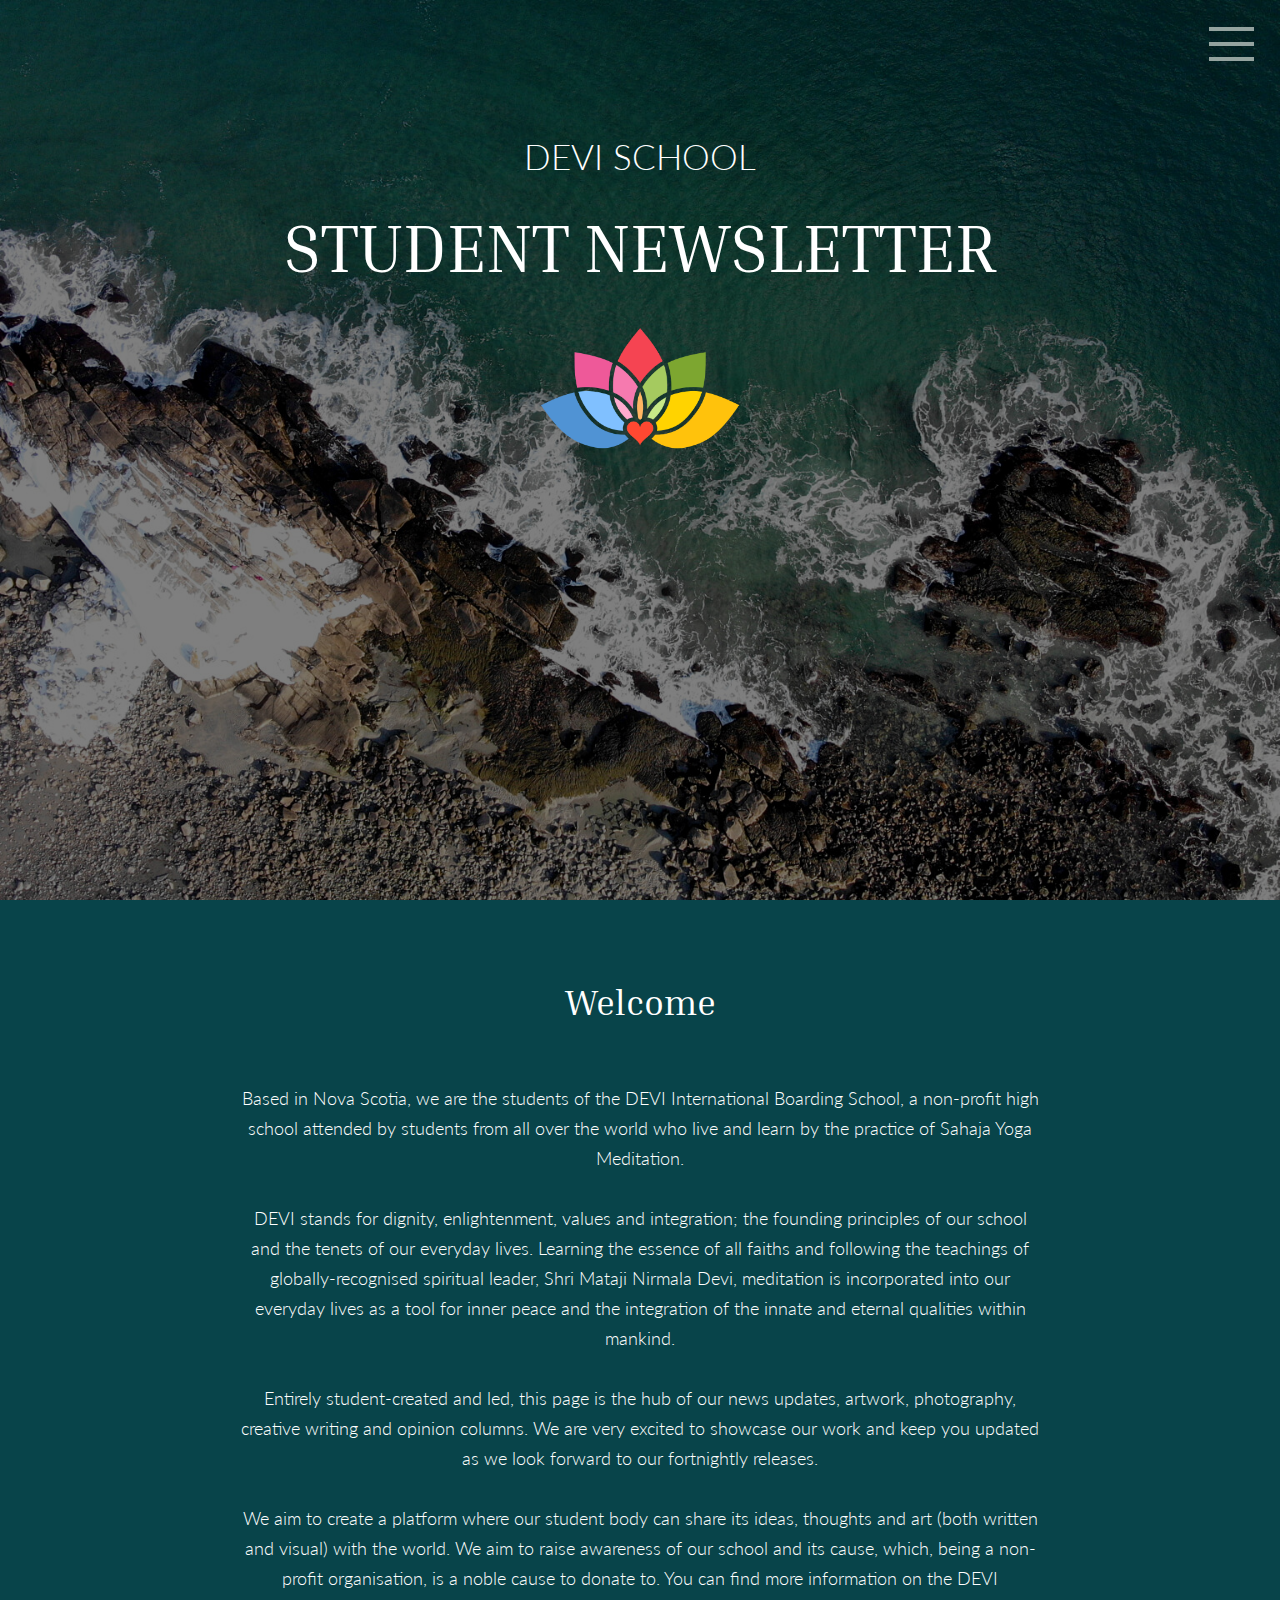
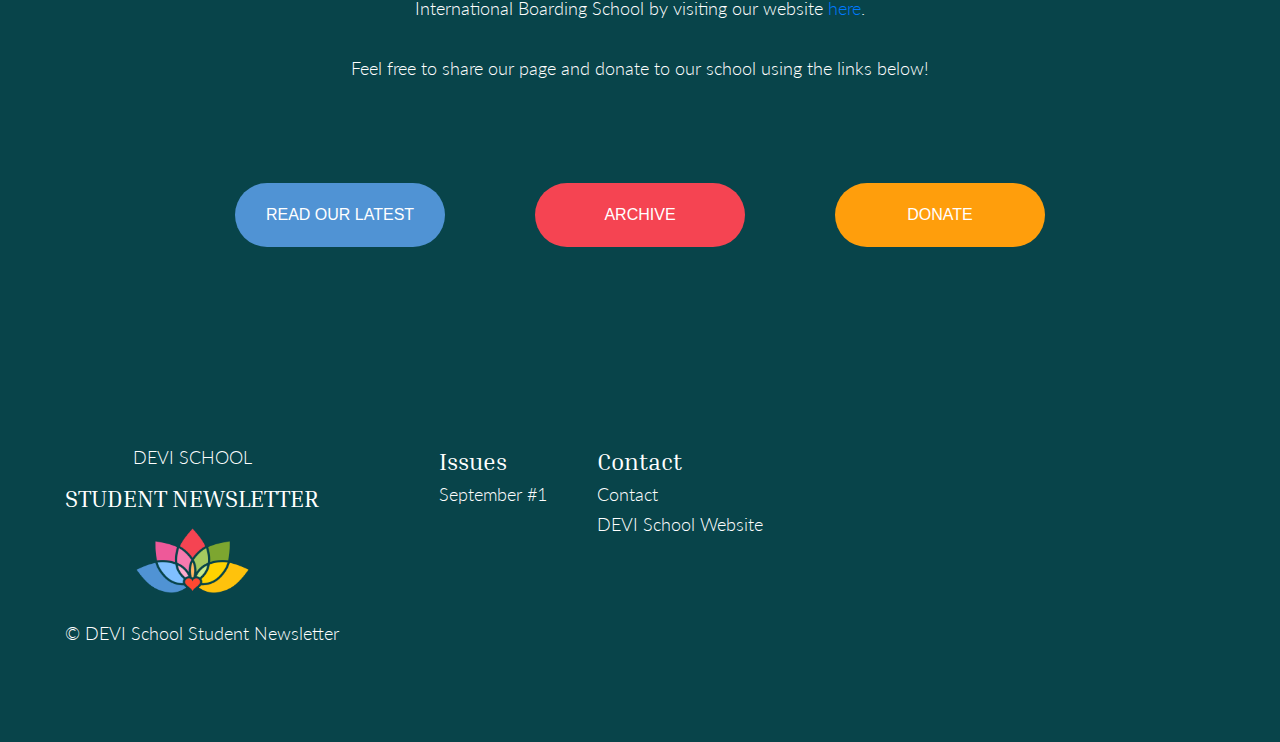
<file: index.html>
<!doctype html>
<html lang="en">
  <head>
    <meta charset="utf-8">
    <meta name="viewport" content="width=device-width, initial-scale=1, shrink-to-fit=no">

    <link rel="stylesheet" href="https://stackpath.bootstrapcdn.com/bootstrap/4.5.2/css/bootstrap.min.css" integrity="sha384-JcKb8q3iqJ61gNV9KGb8thSsNjpSL0n8PARn9HuZOnIxN0hoP+VmmDGMN5t9UJ0Z" crossorigin="anonymous">

    <!-- Favicon -->
    <link rel="apple-touch-icon" sizes="57x57" href="Favicon/apple-icon-57x57.png">
    <link rel="apple-touch-icon" sizes="60x60" href="Favicon/apple-icon-60x60.png">
    <link rel="apple-touch-icon" sizes="72x72" href="Favicon/apple-icon-72x72.png">
    <link rel="apple-touch-icon" sizes="76x76" href="Favicon/apple-icon-76x76.png">
    <link rel="apple-touch-icon" sizes="114x114" href="Favicon/apple-icon-114x114.png">
    <link rel="apple-touch-icon" sizes="120x120" href="Favicon/apple-icon-120x120.png">
    <link rel="apple-touch-icon" sizes="144x144" href="Favicon/apple-icon-144x144.png">
    <link rel="apple-touch-icon" sizes="152x152" href="Favicon/apple-icon-152x152.png">
    <link rel="apple-touch-icon" sizes="180x180" href="Favicon/apple-icon-180x180.png">
    <link rel="icon" type="image/png" sizes="192x192"  href="Favicon/android-icon-192x192.png">
    <link rel="icon" type="image/png" sizes="32x32" href="Favicon/favicon-32x32.png">
    <link rel="icon" type="image/png" sizes="96x96" href="Favicon/favicon-96x96.png">
    <link rel="icon" type="image/png" sizes="16x16" href="Favicon/favicon-16x16.png">
    <link rel="manifest" href="/manifest.json">
    <meta name="msapplication-TileColor" content="#ffffff">
    <meta name="msapplication-TileImage" content="/ms-icon-144x144.png">
    <meta name="theme-color" content="#ffffff">

    <link rel="stylesheet" type="text/css" href="CSS/main.css?v=1.5">
    <link rel="stylesheet" type="text/css" href="CSS/general.css?v=1.5">

    <title>DEVI News</title>
  </head>
  <body id="body">
    <div class="container-fluid" id="section_one">

      <!-- Top Navbars -->

      <div class="bottom-nav-content" id="circle-content"></div>
        
      
      <div class="bn-text-box" id="bn-text-box">
        <h1><a href="index.html">Home</a></h1>
        <h1><a href="HTML/issue.html">Read our Latest</a></h1>
        <h1><a href="HTML/archive.html">Archive</a></h1>
        <h1><a href="https://www.devischool.org/donations" target="_blank">Donate</a></h1>
      </div>

      <div class="bottom-nav-small" id="bigger-circle" 
      onclick="setTimeout(function() {
        setTimeout(function() {
          textDelay() 
        },500)

        bottomNav() 
        },0)">
        <div class="bn-circle" id="bn-circle">
          <div class="ham" id="ham">
            <div class="hori-line"></div>
            <div class="verti-line"></div>
          </div>
        </div>
      </div>

      <!-- End of Navbar -->


      <div class="blur">
        <!-- Mobile Navbar -->
        <div class="top-nav" id="top-nav">
          <div class="top-navbar-ham" onclick="topNav()" id="top-nav-click">
            <div class="line-top" id="line-top"></div>
            <div class="line-center" id="line-center"></div>
            <div class="line-bottom" id="line-bottom"></div>
          </div>

          <div class="top-nav-text" id="top-nav-text">
            <a href="index.html">HOME</a>
            <a href="HTML/Issue.html">READ OUR LATEST</a>
            <a href="HTML/archive.html">ARCHIVE</a>
            <a href="https://www.devischool.org/donations" target="_blank">DONATE</a>
          </div>
        </div>
        <!-- End of mobile Navbar -->

        <h3>DEVI SCHOOL</h3>
        <h1>STUDENT NEWSLETTER</h1>
     
        <img src="Img/logo.png" class="logo-img">

        <a href="#section_two" class="a-bi-arrow-down-short"><svg width="1em" height="1em" viewBox="0 0 16 16" class="bi bi-arrow-down-short" fill="currentColor" xmlns="http://www.w3.org/2000/svg">
          <path fill-rule="evenodd" d="M8 4a.5.5 0 0 1 .5.5v5.793l2.146-2.147a.5.5 0 0 1 .708.708l-3 3a.5.5 0 0 1-.708 0l-3-3a.5.5 0 1 1 .708-.708L7.5 10.293V4.5A.5.5 0 0 1 8 4z"/>
        </svg></a>

      </div>
    </div>
    <div class="container-fluid" id="section_two">
      <h3 class="section_two-h3">Welcome </h3>
      <p>Based in Nova Scotia, we are the students of the DEVI International Boarding School, a non-profit high school attended
      by students from all over the world who live and learn by the practice of Sahaja Yoga Meditation.<br><br>
    DEVI stands for dignity, enlightenment, values and integration; the founding principles of our school and the tenets of
    our everyday lives. Learning the essence of all faiths and following the teachings of globally-recognised spiritual
    leader, Shri Mataji Nirmala Devi, meditation is incorporated into our everyday lives as a tool for inner peace and the
    integration of the innate and eternal qualities within mankind.<br><br>
  Entirely student-created and led, this page is the hub of our news updates, artwork, photography, creative writing and
  opinion columns. We are very excited to showcase our work and keep you updated as we look forward to our fortnightly
  releases.<br><br>
We aim to create a platform where our student body can share its ideas, thoughts and art (both written and visual) with
the world. We aim to raise awareness of our school and its cause, which, being a non-profit organisation, is a noble
cause to donate to. You can find more information on the DEVI International Boarding School by visiting our website <a href="https://www.devischool.org/donations" target="_blank">here</a>.<br><br>
Feel free to share our page and donate to our school using the links below!</p>

      <div class="btn-box">
        <a class="btn btn-left" href="HTML/issue.html" role="button">READ OUR LATEST</a>
        <a class="btn btn-center" href="HTML/archive.html" role="button">ARCHIVE</a>
        <a class="btn btn-right" href="https://www.devischool.org/donations" target="_blank" role="button">DONATE</a>
      </div>

      <div class="bottom-nav">
        <div class="logo-section">
          <h3 id="logo-section-h3">DEVI SCHOOL</h3>
          <h1>STUDENT NEWSLETTER</h1>
          <a href="#">
            <img src="Img/logo.png" class="bnav-img">
          </a>
        </div>
        <div class="info-section">
          <div class="issues">
            <h5 class="issue-h5">Issues</h5>
            <h6 class="issue-h6"><a href="HTML/issue.html">September #1</a></h6> 
          </div>
          <div class="contacts">
            <h5 class="issue-h5">Contact</h5>
            <h6 class="issue-h6"><a href="mailto:contact@devischool.org">Contact</a></h6>
            <h6 class="issue-h6"><a href="https://www.devischool.org/" target="_blank">DEVI School Website</a></h6>
          </div>
        </div>
      </div>
      <div class="copy-right">
        <h6 class="cp-h6">© DEVI School Student Newsletter </h6>
      </div>
    </div>

    <script type="text/javascript">
      var circleBox = document.getElementById("bigger-circle");
      var circleContent = document.getElementById("circle-content");
      var bnTextBox = document.getElementById("bn-text-box");
      var topNavText = document.getElementById("top-nav-text");

      circleContent.style.display = "none";
      bnTextBox.style.display = "none";
      topNavText.style.display = "none";
      var i = 1;

       function textDelay() {
        if (i === 0){
          bnTextBox.style.display = "block";
        }
      }

      function bottomNav(){

        if (circleContent.style.display === "none") {
          circleContent.style.display = "block";
          circleContent.style.display = "flex";

          document.getElementById("body").style.overflow = "hidden";

          document.getElementById("bn-circle").style.boxShadow = "none";
          document.getElementById("ham").style.animationName = "x-rotate-active";
          circleContent.style.animationName = "bn-active";
          document.getElementById("ham").style.animationDuration = "1s";
          circleContent.style.animationDuration = "1s";
          document.getElementById("ham").style.transform = "rotate(45deg)";
          circleContent.style.height = "100vh";
          circleContent.style.width = "100%";
          i --;
        } else {


          circleContent.style.display = "none";
          
          document.getElementById("bn-circle").style.boxShadow = "inset 0px 4px 4px rgba(0, 0, 0, 0.25)";
          document.getElementById("ham").style.animationName = "x-rotate-disable";
          document.getElementById("ham").style.animationDuration = "1s";
          circleContent.style.animationDuration = "1s";
          document.getElementById("ham").style.transform = "rotate(0deg)";

          document.getElementById("body").style.overflow = "initial";
          bnTextBox.style.display = "none";
          i++;


        };

      };

      function topNav() {
        window.addEventListener('scroll', function (event) {
          topNavText.style.display = "none";
          document.getElementById("top-nav").style.padding = '0';

          document.getElementById("top-nav-click").style.animation = "x-rotate-top-disable 0.6s";
          document.getElementById("line-center").style.display = "block";
          document.getElementById("line-top").style.position = "relative";
          document.getElementById("line-top").style.transform = "rotate(0deg)";
          document.getElementById("line-bottom").style.transform = "rotate(0deg)";
        }, false);
        if (topNavText.style.display === "none") {
          topNavText.style.display = "block";
          topNavText.style.display = "flex";
          document.getElementById("top-nav").style.background = "#F3F3E8";
          document.getElementById("top-nav").style.padding = '16px 0 0 0';

          document.getElementById("top-nav-click").style.animation = "x-rotate-top-active 1s";
          document.getElementById("line-center").style.display = "none";
          document.getElementById("line-top").style.position = "absolute";
          document.getElementById("line-top").style.transform = "rotate(45deg)";
          document.getElementById("line-bottom").style.transform = "rotate(-45deg)";
        } else {
          topNavText.style.display = "none";
          document.getElementById("top-nav").style.padding = '0';

          document.getElementById("top-nav-click").style.animation = "x-rotate-top-disable 0.6s";
          document.getElementById("line-center").style.display = "block";
          document.getElementById("line-top").style.position = "relative";
          document.getElementById("line-top").style.transform = "rotate(0deg)";
          document.getElementById("line-bottom").style.transform = "rotate(0deg)";
        }
      };

    </script>

    <!-- Optional JavaScript -->
    <!-- jQuery first, then Popper.js, then Bootstrap JS -->
    <script src="https://code.jquery.com/jquery-3.5.1.slim.min.js" integrity="sha384-DfXdz2htPH0lsSSs5nCTpuj/zy4C+OGpamoFVy38MVBnE+IbbVYUew+OrCXaRkfj" crossorigin="anonymous"></script>
    <script src="https://cdn.jsdelivr.net/npm/popper.js@1.16.1/dist/umd/popper.min.js" integrity="sha384-9/reFTGAW83EW2RDu2S0VKaIzap3H66lZH81PoYlFhbGU+6BZp6G7niu735Sk7lN" crossorigin="anonymous"></script>
    <script src="https://stackpath.bootstrapcdn.com/bootstrap/4.5.2/js/bootstrap.min.js" integrity="sha384-B4gt1jrGC7Jh4AgTPSdUtOBvfO8shuf57BaghqFfPlYxofvL8/KUEfYiJOMMV+rV" crossorigin="anonymous"></script>
  </body>
</html>
</file>
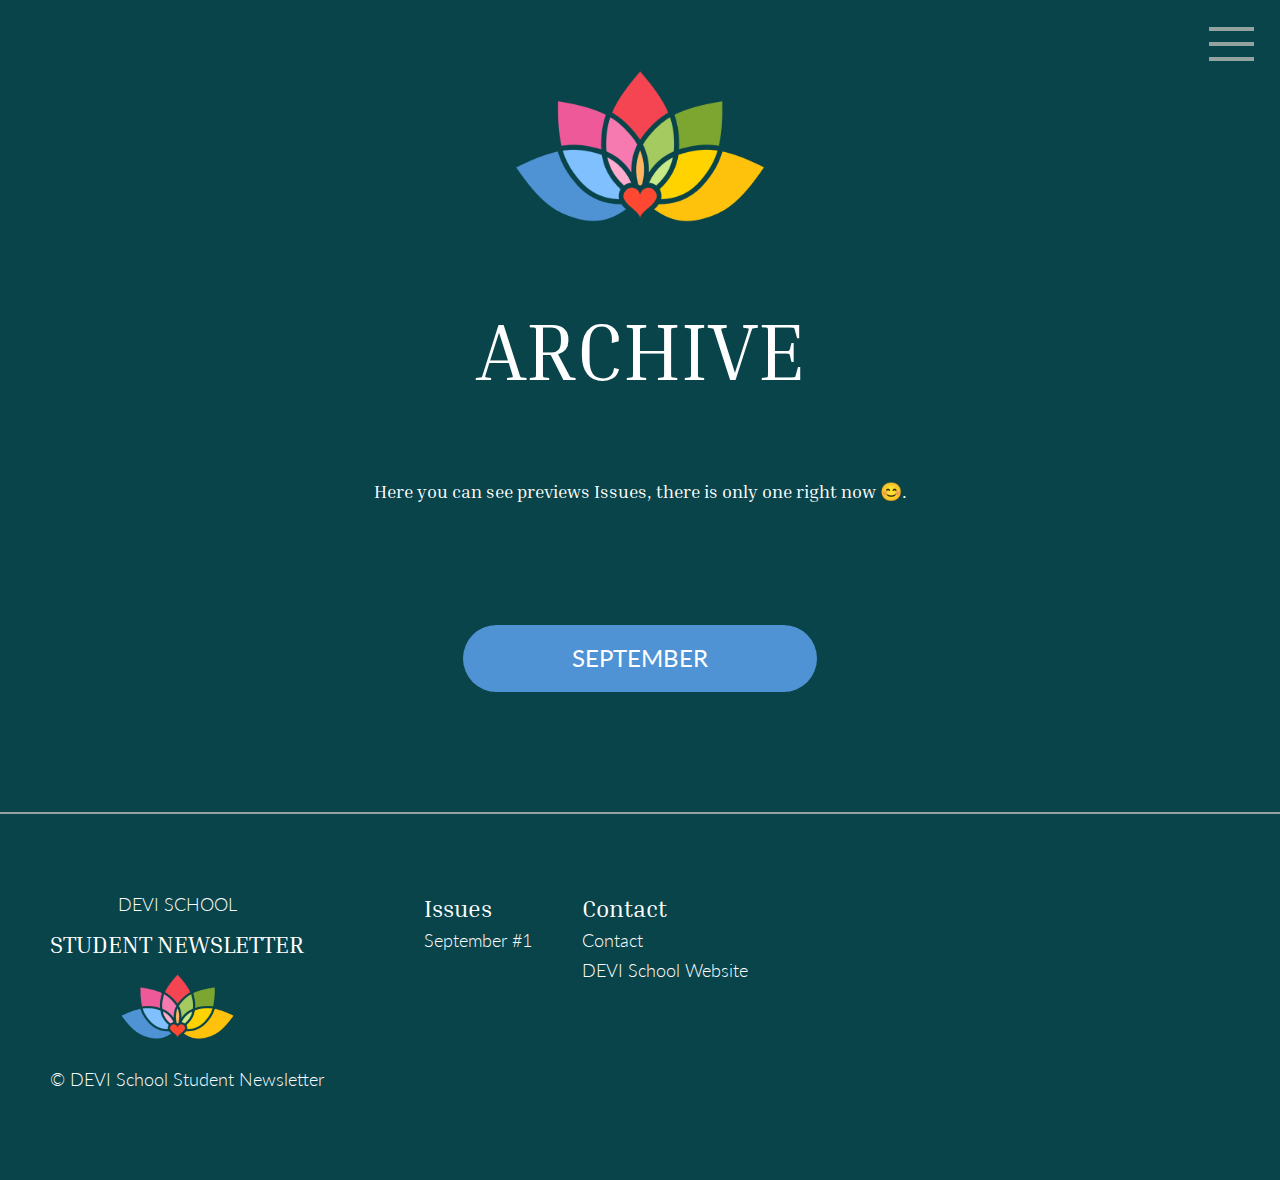
<file: HTML/archive.html>
<!doctype html>
<html lang="en">
  <head>
    <!-- Required meta tags -->
    <meta charset="utf-8">
    <!-- <meta http-equiv="refresh" content="0;url=http://amazon.com" /> -->
    <meta name="viewport" content="width=device-width, initial-scale=1, shrink-to-fit=no">

    <!-- Favicon -->
    <link rel="apple-touch-icon" sizes="57x57" href="../Favicon/apple-icon-57x57.png">
    <link rel="apple-touch-icon" sizes="60x60" href="../Favicon/apple-icon-60x60.png">
    <link rel="apple-touch-icon" sizes="72x72" href="../Favicon/apple-icon-72x72.png">
    <link rel="apple-touch-icon" sizes="76x76" href="../Favicon/apple-icon-76x76.png">
    <link rel="apple-touch-icon" sizes="114x114" href="../Favicon/apple-icon-114x114.png">
    <link rel="apple-touch-icon" sizes="120x120" href="../Favicon/apple-icon-120x120.png">
    <link rel="apple-touch-icon" sizes="144x144" href="../Favicon/apple-icon-144x144.png">
    <link rel="apple-touch-icon" sizes="152x152" href="../Favicon/apple-icon-152x152.png">
    <link rel="apple-touch-icon" sizes="180x180" href="../Favicon/apple-icon-180x180.png">
    <link rel="icon" type="image/png" sizes="192x192"  href="../Favicon/android-icon-192x192.png">
    <link rel="icon" type="image/png" sizes="32x32" href="../Favicon/favicon-32x32.png">
    <link rel="icon" type="image/png" sizes="96x96" href="../Favicon/favicon-96x96.png">
    <link rel="icon" type="image/png" sizes="16x16" href="../Favicon/favicon-16x16.png">
    <link rel="manifest" href="/manifest.json">
    <meta name="msapplication-TileColor" content="#ffffff">
    <meta name="msapplication-TileImage" content="/ms-icon-144x144.png">
    <meta name="theme-color" content="#ffffff">

    <!-- Bootstrap CSS -->
    <link rel="stylesheet" href="https://stackpath.bootstrapcdn.com/bootstrap/4.5.2/css/bootstrap.min.css" integrity="sha384-JcKb8q3iqJ61gNV9KGb8thSsNjpSL0n8PARn9HuZOnIxN0hoP+VmmDGMN5t9UJ0Z" crossorigin="anonymous">

    <link rel="stylesheet" type="text/css" href="../CSS/general.css?v=1.1">
    <link rel="stylesheet" type="text/css" href="../CSS/archive.css?v=1.1">

    <title>Archive</title>
  </head>
  <body>
    <div class="container-fluid">

      <div class="bottom-nav-content" id="circle-content"></div>
      
      <div class="bn-text-box" id="bn-text-box">
        <h1><a href="../index.html">Home</a></h1>
        <h1><a href="Issue.html">Read our Latest</a></h1>
        <h1><a href="archive.html">Archive</a></h1>
        <h1><a href="https://www.devischool.org/donations" target="_blank">Donate</a></h1>
      </div>

      <div class="bottom-nav-small" id="bigger-circle" 
      onclick="setTimeout(function() {
        setTimeout(function() {
          textDelay() 
        },500)

        bottomNav() 
        },0)">
        <div class="bn-circle" id="bn-circle">
          <div class="ham" id="ham">
            <div class="hori-line"></div>
            <div class="verti-line"></div>
          </div>
        </div>
      </div>

      <div class="top-nav" id="top-nav">
        <div class="top-navbar-ham" onclick="topNav()" id="top-nav-click">
          <div class="line-top" id="line-top"></div>
          <div class="line-center" id="line-center"></div>
          <div class="line-bottom" id="line-bottom"></div>
        </div>

        <div class="top-nav-text" id="top-nav-text">
          <a href="../index.html">HOME</a>
          <a href="Issue.html">READ OUR LATEST</a>
          <a href="#">ARCHIVE</a>
          <a href="https://www.devischool.org/donations" target="_blank">DONATE</a>
        </div>
      </div>
      
      <div class="conatiner">
        <div class="row">
          <a href="../index.html">
            <img src="../Img/logo.png" class="logo">
          </a>
        </div>
        <div class="row">
          <h1 class="title">ARCHIVE</h1>
        </div>
        <div class="row">
          <p class="p">Here you can see previews Issues, there is only one right now 😊.</p>
        </div>
        <div class="row">
          <a href="issue.html" class="banner" id="sep">
              <h3>SEPTEMBER</h3>
          </a>
        </div>
              <!--
        <div class="row">
          <div class="banner" id="oct">
            <h3>OCTOBER</h3>
          </div>
        </div>
        <div class="row">
          <div class="banner" id="nov">
            <h3>NOVEMBER</h3>
          </div>
        </div>
        <div class="row">
          <div class="banner" id="dec">
            <h3>DECEMBER</h3>
          </div>
        </div>
        <div class="row">
          <div class="banner" id="jan">
            <h3>JANUARY</h3>
          </div>
        </div>
        <div class="row">
          <div class="banner" id="feb">
            <h3>FEBRUARY</h3>
          </div>
        </div>
        <div class="row">
          <div class="banner" id="mar">
            <h3>MARCH</h3>
          </div>
        </div>
        <div class="row">
          <div class="banner" id="apr">
            <h3>APRIL</h3>
          </div>
        </div>
        <div class="row">
          <div class="banner" id="may">
            <h3>MAY</h3>
          </div>
        </div>
        <div class="row">
          <div class="banner" id="jun">
            <h3>JUNE</h3>
          </div>
        </div> -->
      </div>
      <div class="bottom-nav">
        <div class="logo-section">
          <h3 id="logo-section-h3">DEVI SCHOOL</h3>
          <h1>STUDENT NEWSLETTER</h1>
          <img src="../Img/logo.png" class="bnav-img">
        </div>
        <div class="info-section">
          <div class="issues">
            <h5 class="issue-h5">Issues</h5>
            <h6 class="issue-h6"><a href="issue.html">September #1</a></h6>
          </div>
          <div class="contacts">
            <h5 class="issue-h5">Contact</h5>
            <h6 class="issue-h6"><a href="mailto:contact@devischool.org">Contact</a></h6>
            <h6 class="issue-h6"><a href="https://www.devischool.org/" target="_blank">DEVI School Website</a></h6>
          </div>
        </div>
      </div>
      <div class="copy-right">
        <h6 class="cp-h6">© DEVI School Student Newsletter </h6>
      </div>
    </div>

    </div>
    
    <script type="text/javascript">
      var circleBox = document.getElementById("bigger-circle");
      var circleContent = document.getElementById("circle-content");
      var bnTextBox = document.getElementById("bn-text-box");
      var topNavText = document.getElementById("top-nav-text");

      circleContent.style.display = "none";
      bnTextBox.style.display = "none";
      topNavText.style.display = "none";
      var i = 1;

       function textDelay() {
        if (i === 0){
          bnTextBox.style.display = "block";
        }
      }

      function bottomNav(){

        if (circleContent.style.display === "none") {
          circleContent.style.display = "block";
          circleContent.style.display = "flex";

          // document.getElementById("body").style.overflow = "hidden";

          document.getElementById("bn-circle").style.boxShadow = "none";
          document.getElementById("ham").style.animationName = "x-rotate-active";
          circleContent.style.animationName = "bn-active";
          document.getElementById("ham").style.animationDuration = "1s";
          circleContent.style.animationDuration = "1s";
          document.getElementById("ham").style.transform = "rotate(45deg)";
          circleContent.style.height = "100vh";
          circleContent.style.width = "100%";
          i --;
        } else {


          circleContent.style.display = "none";
          
          document.getElementById("bn-circle").style.boxShadow = "inset 0px 4px 4px rgba(0, 0, 0, 0.25)";
          document.getElementById("ham").style.animationName = "x-rotate-disable";
          // circleContent.style.animationName = "bn-disable";
          document.getElementById("ham").style.animationDuration = "1s";
          circleContent.style.animationDuration = "1s";
          // circleContent.style.animationFillMode = "forwards";
          document.getElementById("ham").style.transform = "rotate(0deg)";

          // document.getElementById("body").style.overflow = "initial";
          bnTextBox.style.display = "none";
          i++;

          // circleContent.addEventListener("animationed", function() {
          //   console.log('Animation is a go');
          //   circleContent.style.display = "none";
          // });
        };

      };

      function topNav() {
        if (topNavText.style.display === "none") {
          window.addEventListener('scroll', function (event) {
            topNavText.style.display = "none";
            document.getElementById("top-nav").style.padding = '0';

            document.getElementById("top-nav-click").style.animation = "x-rotate-top-disable 0.6s";
            document.getElementById("line-center").style.display = "block";
            document.getElementById("line-top").style.position = "relative";
            document.getElementById("line-top").style.transform = "rotate(0deg)";
            document.getElementById("line-bottom").style.transform = "rotate(0deg)";
          }, false);
          topNavText.style.display = "block";
          topNavText.style.display = "flex";
          document.getElementById("top-nav").style.background = "#F3F3E8";
          document.getElementById("top-nav").style.padding = '16px 0 0 0';

          document.getElementById("top-nav-click").style.animation = "x-rotate-top-active 1s";
          document.getElementById("line-center").style.display = "none";
          document.getElementById("line-top").style.position = "absolute";
          document.getElementById("line-top").style.transform = "rotate(45deg)";
          document.getElementById("line-bottom").style.transform = "rotate(-45deg)";
        } else {
          topNavText.style.display = "none";
          document.getElementById("top-nav").style.padding = '0';

          document.getElementById("top-nav-click").style.animation = "x-rotate-top-disable 0.6s";
          document.getElementById("line-center").style.display = "block";
          document.getElementById("line-top").style.position = "relative";
          document.getElementById("line-top").style.transform = "rotate(0deg)";
          document.getElementById("line-bottom").style.transform = "rotate(0deg)";
        }
      };

    </script>

    <!-- Optional JavaScript -->
    <!-- jQuery first, then Popper.js, then Bootstrap JS -->
    <script src="https://code.jquery.com/jquery-3.5.1.slim.min.js" integrity="sha384-DfXdz2htPH0lsSSs5nCTpuj/zy4C+OGpamoFVy38MVBnE+IbbVYUew+OrCXaRkfj" crossorigin="anonymous"></script>
    <script src="https://cdn.jsdelivr.net/npm/popper.js@1.16.1/dist/umd/popper.min.js" integrity="sha384-9/reFTGAW83EW2RDu2S0VKaIzap3H66lZH81PoYlFhbGU+6BZp6G7niu735Sk7lN" crossorigin="anonymous"></script>
    <script src="https://stackpath.bootstrapcdn.com/bootstrap/4.5.2/js/bootstrap.min.js" integrity="sha384-B4gt1jrGC7Jh4AgTPSdUtOBvfO8shuf57BaghqFfPlYxofvL8/KUEfYiJOMMV+rV" crossorigin="anonymous"></script>
  </body>
</html>
</file>
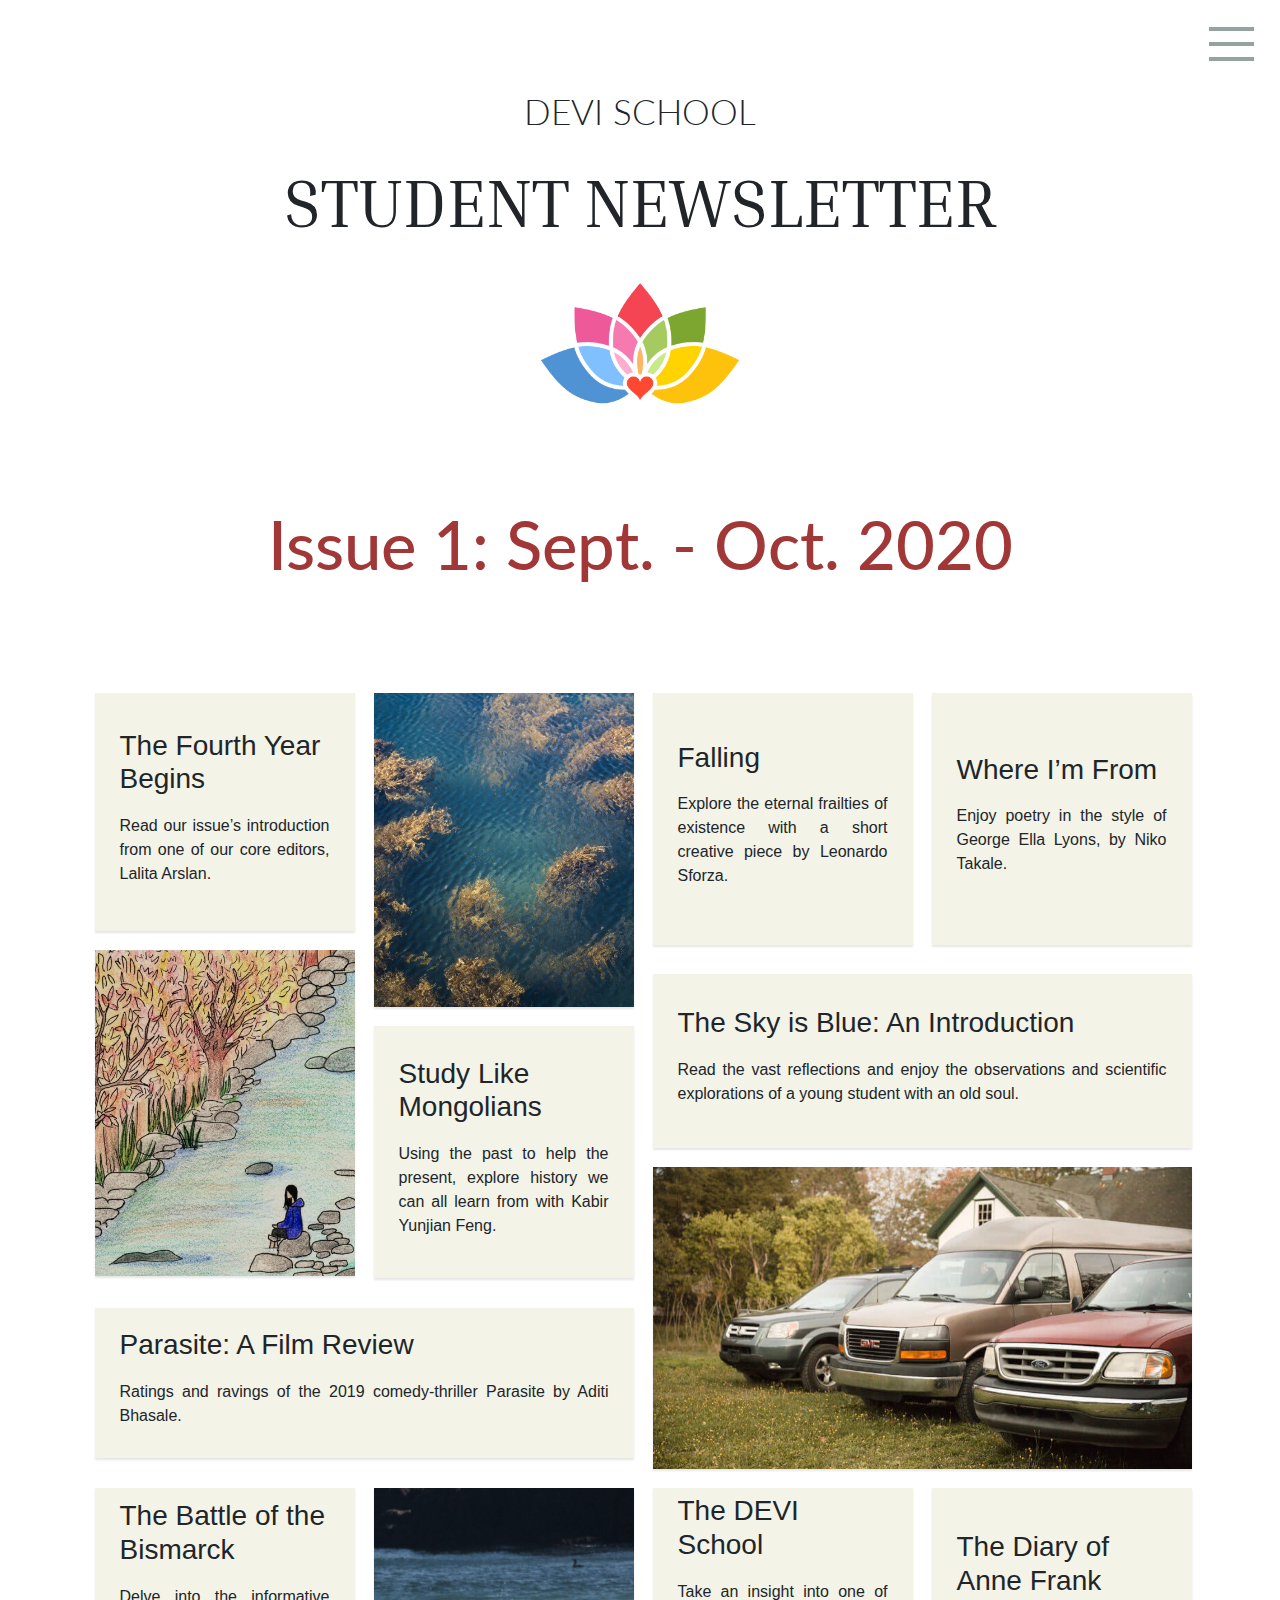
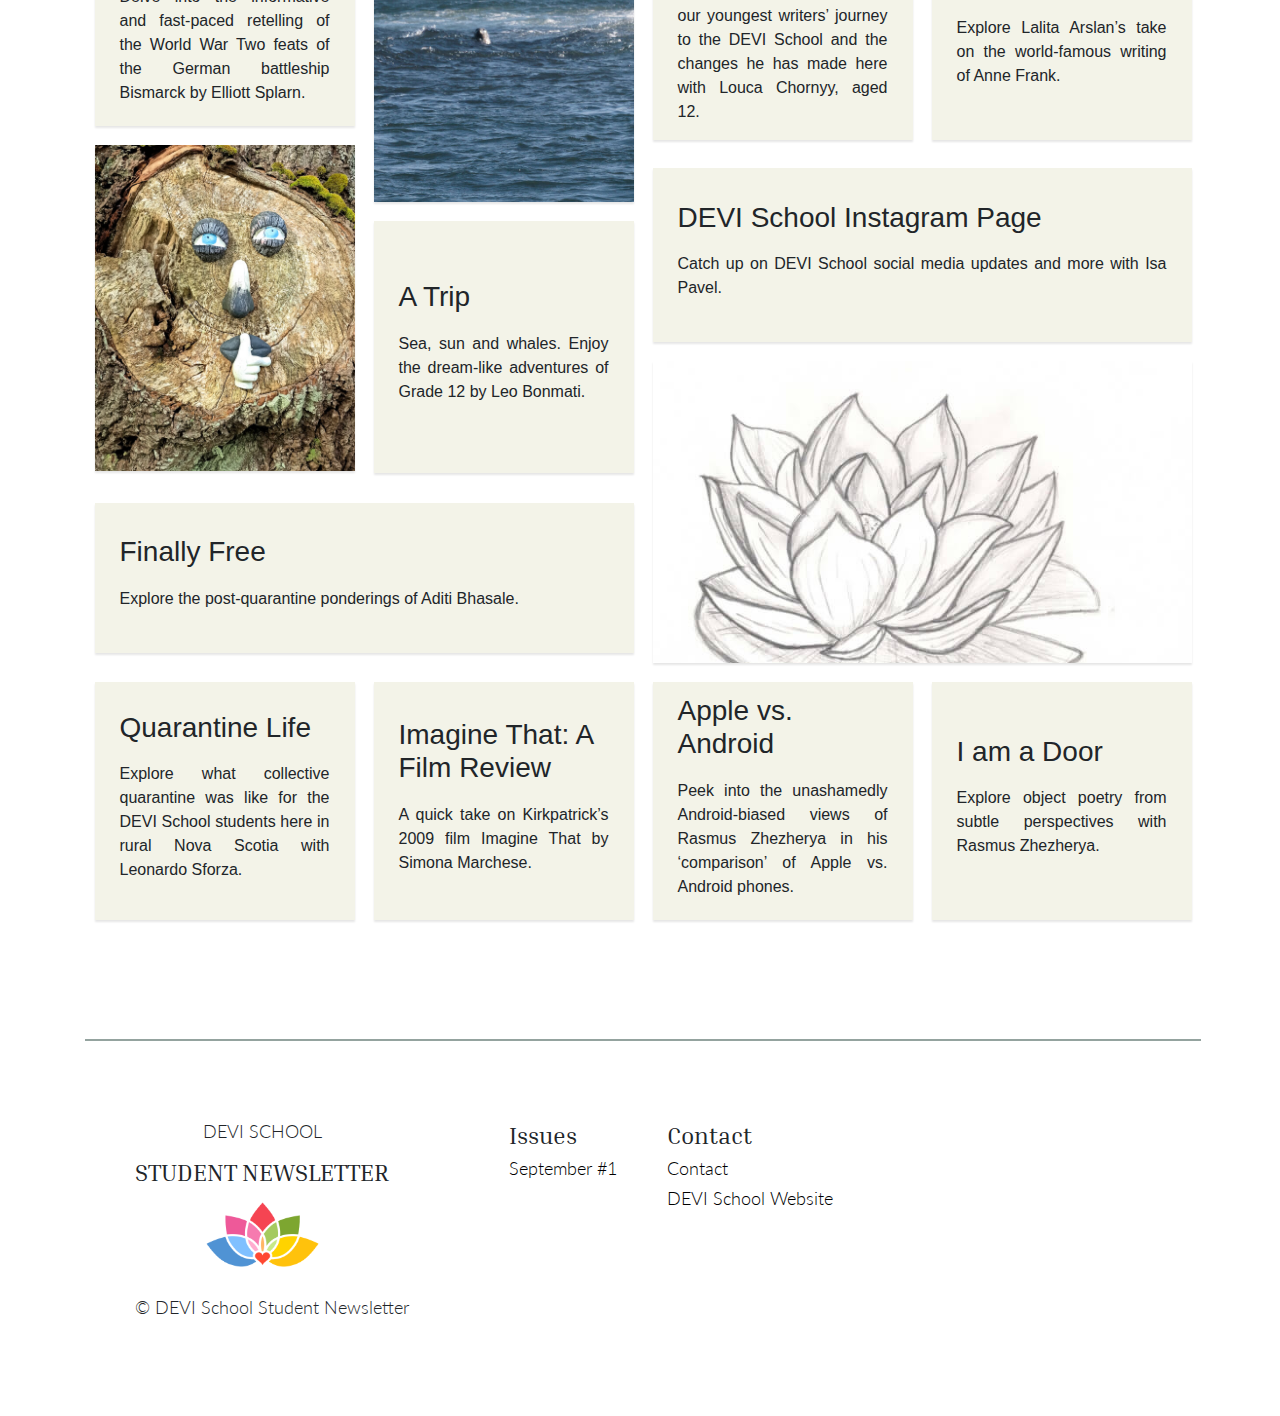
<file: HTML/Issue.html>
<!doctype html>
<html lang="en">
  <head>
    <!-- Required meta tags -->
    <meta charset="utf-8">
    <meta name="viewport" content="width=device-width, initial-scale=1, shrink-to-fit=no">

    <!-- Bootstrap CSS -->
    <link rel="stylesheet" href="https://stackpath.bootstrapcdn.com/bootstrap/4.5.2/css/bootstrap.min.css" integrity="sha384-JcKb8q3iqJ61gNV9KGb8thSsNjpSL0n8PARn9HuZOnIxN0hoP+VmmDGMN5t9UJ0Z" crossorigin="anonymous">

    <!-- Favicon -->
    <link rel="apple-touch-icon" sizes="57x57" href="../Favicon/apple-icon-57x57.png">
    <link rel="apple-touch-icon" sizes="60x60" href="../Favicon/apple-icon-60x60.png">
    <link rel="apple-touch-icon" sizes="72x72" href="../Favicon/apple-icon-72x72.png">
    <link rel="apple-touch-icon" sizes="76x76" href="../Favicon/apple-icon-76x76.png">
    <link rel="apple-touch-icon" sizes="114x114" href="../Favicon/apple-icon-114x114.png">
    <link rel="apple-touch-icon" sizes="120x120" href="../Favicon/apple-icon-120x120.png">
    <link rel="apple-touch-icon" sizes="144x144" href="../Favicon/apple-icon-144x144.png">
    <link rel="apple-touch-icon" sizes="152x152" href="../Favicon/apple-icon-152x152.png">
    <link rel="apple-touch-icon" sizes="180x180" href="../Favicon/apple-icon-180x180.png">
    <link rel="icon" type="image/png" sizes="192x192"  href="../Favicon/android-icon-192x192.png">
    <link rel="icon" type="image/png" sizes="32x32" href="../Favicon/favicon-32x32.png">
    <link rel="icon" type="image/png" sizes="96x96" href="../Favicon/favicon-96x96.png">
    <link rel="icon" type="image/png" sizes="16x16" href="../Favicon/favicon-16x16.png">
    <link rel="manifest" href="/manifest.json">
    <meta name="msapplication-TileColor" content="#ffffff">
    <meta name="msapplication-TileImage" content="/ms-icon-144x144.png">
    <meta name="theme-color" content="#ffffff">

    <link href="https://unpkg.com/aos@2.3.1/dist/aos.css" rel="stylesheet">

    <link rel="stylesheet" type="text/css" href="../CSS/general.css?v=1.1">
    <link rel="stylesheet" type="text/css" href="../CSS/issue.css?v=1.1">

    <script src="https://unpkg.com/aos@2.3.1/dist/aos.js"></script>
    <title>September Issue</title>
  </head>
  <body>
    <script>
      // alert('We are having some technical difficulties with the website. At the moment we are working hard to fox this and thank you for your patience.');
    </script> 
    <div class="container-lg">

      <!-- Top Navbars -->

      <div class="bottom-nav-content" id="circle-content"></div>
      
      
      <div class="bn-text-box" id="bn-text-box">
        <h1><a href="../index.html">Home</a></h1>
        <h1><a href="Issue.html">Read our Latest</a></h1>
        <h1><a href="archive.html">Archive</a></h1>
        <h1><a href="https://www.devischool.org/donations" target="_blank">Donate</a></h1>
      </div>

      <div class="bottom-nav-small" id="bigger-circle" 
      onclick="setTimeout(function() {
        setTimeout(function() {
          textDelay() 
        },500)

        bottomNav() 
        },0)">
        <div class="bn-circle" id="bn-circle">
          <div class="ham" id="ham">
            <div class="hori-line"></div>
            <div class="verti-line"></div>
          </div>
        </div>
      </div>

      <!-- End of Navbar -->

       <!-- Mobile Navbar -->
        <div class="top-nav" id="top-nav">
          <div class="top-navbar-ham" onclick="topNav()" id="top-nav-click">
            <div class="line-top" id="line-top"></div>
            <div class="line-center" id="line-center"></div>
            <div class="line-bottom" id="line-bottom"></div>
          </div>

          <div class="top-nav-text" id="top-nav-text">
            <a href="../index.html">HOME</a>
            <a href="issue.html">READ OUR LATEST</a>
            <a href="archive.html">ARCHIVE</a>
            <a href="https://www.devischool.org/donations" target="_blank">DONATE</a>
          </div>
        </div>
        <!-- End of mobile Navbar -->


      <div class="row" id="heading-web">
        <h3 class="ds-text" >DEVI SCHOOL</h3>
        <h1 class="sn-text" >STUDENT NEWSLETTER</h1>
        <a href="../index.html">
          <img src="../Img/logo.png" class="logo-img"></a>
      </div>

      <div class="row" id="title-web-row">
        <h1 class="title-web" >Issue 1: Sept. - Oct. 2020</h1>
      </div>

    </div>

    <div class="container-lg">


      <div class="row" id="grid">

        <div class="left">
          <!-- Line 1 -->
          <div class="line-1">
            <div id="mainArticle" type="button" class="pers-card feature-art" data-toggle="modal" data-target="#feature-art">
              <h3>The Fourth Year Begins</h3>
              <p>Read our issue’s introduction from one of our core editors, Lalita Arslan.</p>
            </div>
            <div class="img img-2"  type="button" data-toggle="modal" data-target="#img-2"></div>
            
          </div>
          <!-- End of line 1 -->

          <!-- Line 2 -->
          <div class="line-2">
            <div class="img img-1" type="button" data-toggle="modal" data-target="#vid" ></div>
            <div class="pers-card poem-2" type="button" data-toggle="modal" data-target="#poem-2_2" >
              <h3>Study Like Mongolians</h3>
              <p>Using the past to help the present, explore history we can all learn from with Kabir Yunjian Feng.</p>
            </div>
            

          </div>
          <!-- End of line 2 -->

          <div class="pers-card sh-art-3" type="button" data-toggle="modal" data-target="#pros-1"  >
            <h3>Parasite: A Film Review</h3>
            <p>Ratings and ravings of the 2019 comedy-thriller Parasite by Aditi Bhasale.</p>
          </div>
          

        </div>



        <div class="right">

          <div class="pers-card poem-2" type="button" data-toggle="modal" data-target="#img-4_1"  >
            <h3>Falling</h3>
            <p>Explore the eternal frailties of existence with a short creative piece by Leonardo Sforza.</p>
          </div>

          
          <div class="pers-card poem-2" type="button" data-toggle="modal" data-target="#sh-art-1" >
            <h3>Where I’m From</h3>
            <p>Enjoy poetry in the style of George Ella Lyons, by Niko Takale.</p>
          </div>

          <div class="row-1">
            <div class="pers-card pros" type="button" data-toggle="modal" data-target="#sh-art-3_3" >
              <h3>The Sky is Blue: An Introduction</h3>
              <p>Read the vast reflections and enjoy the observations and scientific explorations of a young student
                with an old soul.</p>
            </div>
            <div class="img vid" type="button" data-toggle="modal" data-target="#img-1"  ></div>

           
          </div>

        </div>

      </div> 

      <div class="row" id="grid">

        <div class="left">

          <div class="line-1">
            <div class="pers-card feature-art" type="button" data-toggle="modal" data-target="#feat-art-2" >
              <h3>The Battle of the Bismarck</h3>
              <p>Delve into the informative and fast-paced retelling of the World War Two feats of the German battleship Bismarck by
              Elliott Splarn.</p>
            </div>
            <div class="img img-2_1" type="button" data-toggle="modal" data-target="#img-2_1"  ></div>

            
          </div>

          <div class="line-2">
            <div class="img img-1_1" type="button" data-toggle="modal" data-target="#img-1_1"  ></div>
            <div class="pers-card poem-2" type="button" data-toggle="modal" data-target="#poem-2"  >
              <h3>A Trip</h3>
              <p>Sea, sun and whales. Enjoy the dream-like adventures of Grade 12 by Leo Bonmati.</p>
              
            </div>

            
          </div>

          <div class="pers-card sh-art-3" type="button" data-toggle="modal" data-target="#sh-art-3" >
            
            <h3>Finally Free</h3>
            <p>Explore the post-quarantine ponderings of Aditi Bhasale.</p>
          </div>

         

        </div>
        <div class="right">

          <div class="pers-card poem-2" type="button" data-toggle="modal" data-target="#poem-3_1"  >
            <h3>The DEVI School</h3>
            <p>Take an insight into one of our youngest writers’ journey to the DEVI School and the changes he has made here with Louca
            Chornyy, aged 12.</p>
          </div>

          

          <div class="pers-card poem-2" type="button" data-toggle="modal" data-target="#sh-art-1_1">
            <h3>The Diary of Anne Frank</h3>
            <p>Explore Lalita Arslan’s take on the world-famous writing of Anne Frank.</p>
          </div>

            

          <div class="row-1">
            <div class="pers-card pros" type="button" data-toggle="modal" data-target="#pros-3" >
              <h3>DEVI School Instagram Page</h3>
              <p>Catch up on DEVI School social media updates and more with Isa Pavel.</p>
            </div>
            <div class="img vid" id="img-3_1" type="button" data-toggle="modal" data-target="#img-3_1-1" ></div>
            
           
          </div>

          

      </div> 

      <div class="row" id="grid">
      
        <div class="left">
      
          <div class="line-1">
            <div class="pers-card feature-art" type="button" data-toggle="modal" data-target="#fea-4" >
              <h3>Quarantine Life</h3>
              <p>Explore what collective quarantine was like for the DEVI School students here in rural Nova Scotia with Leonardo
                Sforza.</p>
            </div>
      
            
          </div>
      
          <div class="line-2">
            <div class="pers-card feature-art" type="button" data-toggle="modal" data-target="#poem-111" id="poem-1">
              <h3>Imagine That: A Film Review</h3>
              <p>A quick take on Kirkpatrick’s 2009 film Imagine That by Simona Marchese.</p>
            </div>
      
            
          </div>
      
         
      
        </div>

        <div class="right">
        
          <div class="line-1">
            <div class="pers-card feature-art" type="button" data-toggle="modal" data-target="#sh-art-1_4">
              <h3>Apple vs. Android</h3>
              <p>Peek into the unashamedly Android-biased views of Rasmus Zhezherya in his ‘comparison’ of Apple vs. Android phones.</p>
            </div>
        
        
          </div>
        
          <div class="line-2">
            <div class="pers-card feature-art" type="button" data-toggle="modal" data-target="#sh-art-2" id="poem-1">
              <h3>I am a Door</h3>
              <p>Explore object poetry from subtle perspectives with Rasmus Zhezherya.</p>
            </div>
        
        
          </div>
        
        
        </div>
        <!-- <a href="/Download/PDF-1.jpg" download>Download a PDF version</a> -->
      </div>
        
      <div class="bottom-nav">
        <div class="logo-section">
          <h3 id="logo-section-h3">DEVI SCHOOL</h3>
          <h1>STUDENT NEWSLETTER</h1>
          <a href="../index.html">
            <img src="../Img/logo.png" class="bnav-img"></a>
        </div>
        <div class="info-section">
          <div class="issues">
            <h5 class="issue-h5">Issues</h5>
            <h6 class="issue-h6"><a href="#">September #1</a></h6> 
          </div>
          <div class="contacts">
            <h5 class="issue-h5">Contact</h5>
            <h6 class="issue-h6"><a href="mailto:contact@devischool.org">Contact</a></h6>
            <h6 class="issue-h6"><a href="https://www.devischool.org/" target="_blank">DEVI School Website</a></h6>
          </div>
        </div>
      </div>
      <div class="copy-right">
        <h6 class="cp-h6">© DEVI School Student Newsletter </h6>
      </div>
    </div>

    </div>
    <div class="fancyImage stop"></div>

    <!-- Modal -->
    <div class="modal fade" id="feature-art" tabindex="-1" aria-labelledby="exampleModalLabel" aria-hidden="true">
      <div class="modal-dialog modal-dialog-scrollable modal-xl">
        <div class="modal-content">
          <div class="modal-header">
            <h5 class="modal-title" id="exampleModalLabel">The Fourth Year Begins</h5>
            <button type="button" class="close" data-dismiss="modal" aria-label="Close">
              <span aria-hidden="true">&times;</span>
            </button>
          </div>
          <div class="modal-body">
            <div class="container-fluid" style="padding: 0;">
              <h3 class="text-center" id="modal-h3">The Fourth Year Begins</h3>
              <p class="text-center"><i>Lalita Arslan 12/01/2020</i></p>
              <p>
                This just in, the DEVI school Group A quarantine is almost over! October 1st is the official date. The staff
                and
                students are anxiously waiting to be able to finally do various things that had to be held off from during
                the
                quarantine. A few things include: walking alongside the river from the hostel to the school building and
                experiencing
                the changing season in nature, visiting Liverpool and enjoying a quick trip to Tim Hortons, and soon, the
                students will
                be able to participate in various local activities like tennis, volleyball, swimming and much more.
                <br><br>
    
                The students are now in their third week of school with more students arriving each week. Updates on the
                current status
                of the incoming students are as unpredictable as the weather in Nova Scotia. On Wednesday the 23rd of
                September, our
                area was lightly hit by Storm Teddy, with strong winds and plenty of rain, but on the following Thursday and
                Friday, the
                temperature reached a high of a whopping 20 degrees celsius. The rain brought by the storm, however, was
                much needed to
                fill the wells of the Girls House at the DEVI School. We can shower now!
                <br><br>
    
                This year, the DEVI school is introducing a new uniform as well as incorporating a variety of clubs for
                students to join
                and enjoy. We are currently in a transition phase to the new uniform, but we’re sure that once all the
                students are
                accustomed to it, our student body will look brighter than ever. As for the clubs, the goal is for each
                student to find
                a passion and follow through with it. The various clubs include a selection of sports like football,
                possibly archery,
                running, biking, and more. Other more academic clubs include tutoring for English and Math, Book + Film
                Club, a student
                council, drawing, and other arts pursuits. In addition, there will be a baking club, community service,
                qawwali/bhajan
                group, and various forms of dance. With these commitments, students will hopefully enjoy spending their time
                focusing on
                their hobbies and interests.
                <br><br>
    
                For the first time in the DEVI School’s fourth year, we held a few house competitions. If you don’t already
                know, each
                student and member of staff is part of one of the three different houses at our school. The houses are SAT
                (meaning
                truth), CHIT (attention), and ANAND (joy). Each can not exist without one another, but when it comes to
                competition, the
                houses go head and head. This week, each house chose and presented a challenge for the others to compete in.
                SAT chose a
                match of foosball, CHIT chose for each house to create an acapella song from scratch, and ANAND chose a
                round of
                volleyball. The prize will be chocolate cake for the whole house! With this winner's pot, the competition is
                going to be
                intense. The next issue will announce the winner of the competitions, so don’t miss it. The DEVI School
                sends love to
                all the students and staff who will be arriving soon.
                <br>
                JSM
                <br><br>
              </p>
            </div>
          </div>
          <div class="modal-footer">
            <button type="button" class="btn btn-secondary" data-dismiss="modal">Close</button>
          </div>
        </div>
      </div>
    </div>
    <!-- End of Modal -->
    <!-- Modal for img2 -->
    <div class="modal fade" id="img-2" tabindex="-1" aria-labelledby="exampleModalLabel" aria-hidden="true">
      <div class="modal-dialog modal-dialog-scrollable modal-xl">
        <div class="modal-content">
          <div class="modal-header">
            <h5 class="modal-title" id="exampleModalLabel">Footsoak by the river</h5>
            <button type="button" class="close" data-dismiss="modal" aria-label="Close">
              <span aria-hidden="true">&times;</span>
            </button>
          </div>
          <div class="modal-body">
            <div class="container-fluid img-modal">
              <img src="../Img/Compressed/Footsoak-by-the-river.jpg" class="width-img">
            </div>
          </div>
          <div class="modal-footer">
            <p>- Simona Marchese 20/10/2020</p>
            <button type="button" class="btn btn-secondary" data-dismiss="modal">Close</button>
          </div>
        </div>
      </div>
    </div>
    <!-- End of Modal for img 2-->
    <!-- Modal for img1 -->
    <div class="modal fade" id="img-1" tabindex="-1" aria-labelledby="exampleModalLabel" aria-hidden="true">
      <div class="modal-dialog modal-dialog-scrollable modal-xl">
        <div class="modal-content">
          <div class="modal-header">
            <h5 class="modal-title" id="exampleModalLabel">The Three Captains</h5>
            <button type="button" class="close" data-dismiss="modal" aria-label="Close">
              <span aria-hidden="true">&times;</span>
            </button>
          </div>
          <div class="modal-body">
            <div class="container-fluid img-modal">
              <img src="../Img/Compressed/The-Three-Captains.jpg" class="width-img">
            </div>
          </div>
          <div class="modal-footer">
            <p>- Anthony Anand 28/09/2020</p>
            <button type="button" class="btn btn-secondary" data-dismiss="modal">Close</button>
          </div>
        </div>
      </div>
    </div>
    <!-- End of Modal for img 1-->
    <!-- Modal for Poem 2 -->
    <div class="modal fade" id="poem-2" tabindex="-1" aria-labelledby="exampleModalLabel" aria-hidden="true">
      <div class="modal-dialog modal-dialog-scrollable modal-xl">
        <div class="modal-content">
          <div class="modal-header">
            <h5 class="modal-title" id="exampleModalLabel">A Trip</h5>
            <button type="button" class="close" data-dismiss="modal" aria-label="Close">
              <span aria-hidden="true">&times;</span>
            </button>
          </div>
          <div class="modal-body">
            <div class="container-fluid" style="padding: 0;">
              <h3 class="text-center" id="modal-h3">A Trip</h3>
              <p class="text-center"><i>Leo Bonmati 10/10/2020</i></p>
              <p>
                Beep! Beep! Beep! The alarm rings next to my ear at 5:20 am, waking me up mid-dream. I rummage around in the
                darkness
                and snooze it before the noise gets louder and more annoying. I lay in bed for another minute, trying to
                remember my
                dream but it's too late, another thought has already filled my mind. The time has come.
                <br><br>
    
                One hour later I'm sitting in the school’s blue van with my classmates. Sir Andrew in the driver's seat and,
                my mom,
                Miss Grit as the co-pilot. Shri Mataji's voice fills the van as we meditate in silence, still waiting for
                the sun to
                rise. The drive goes on for about 2 hours, then it's breakfast time. We drive down a small side road and
                stop next to
                what seems to be a small private property. The sea is right in front of us, we don't hesitate and walk
                across the lawn
                down to the rocky beach, each of us carrying a bowl of porridge that Uncle Chaitanya has lovingly made for
                us. We enjoy
                our food looking at the sparkling water as the sun rises behind us. It's a good start for our trip, and we
                are all very
                excited for what is to come.
                <br><br>
    
                The next part of the road trip is smooth, we take a break at a little picnic spot next to a lake and get
                some fresh air,
                making sure to enjoy the nature before continuing on our journey. Our destination is Brier Island, to get
                there we have
                to take two ferries, one that will take us onto Long Island and then another one that will drop us off at
                our
                destination. Afterward another hour and a half of driving would take us to our accommodation. We all exit
                the van
                excited and walk into the little farm where we are going to stay overnight. It's a beautiful place, chickens
                running
                around freely, cats, sheep, alpacas and dogs, all living in harmony. After Victoria, our host, shows us
                around this
                magical place, indicating where we are going to sleep in her amazing, cozy little house, we eat a delicious
                lunch. After
                our meal we make our way towards the dock where we will get on our boat, which will hopefully take us to see
                the whales!
                That is where the real fun starts.
                <br><br>
    
                The boat trip starts off well, we are all excited and on the lookout for signs of whales. This means we had
                our eyes
                open to catch any sign of their tails, backs and sprays from their blowholes. More than an hour pases and we
                don’t spot
                anything, our general mood is going down. We decided to give a few bhandans as our boat turned its course
                back towards
                the mainland. Then it happens, as I'm staring into the distance I see a plume of water erupting a few
                hundred meters
                away from us. I keep looking incase I spot something else, and it happens! Once again, I see the spurt of
                vapour as a
                whale breaks the surface of the deep blue sea. I'm not the only one who has seen this and as I turn to tell
                one of the
                crewmembers what I just witnessed another passenger has already alerted them. In fact they already knew
                this, they had
                received a radio call that whales had been sited close to the coast. We slowly make our way towards the
                group of whales
                and once we are closer we are able to observe that there are three of them. Three adult Humpback Whales. We
                stare at the
                immense creatures as they emerge in order to get air, each of these mammals weighing around 30 tonnes with a
                length
                between 13 and 16 meters. In turns the passengers get to climb onto a higher part of the boat to get better
                views. Each
                time the whales rise to the surface to breathe, we admire their beauty and majesty for a few minutes. Being
                so close to
                these huge creatures is so amazing and makes us admire the power of the creation of god. Then they dive down
                again,
                occasionally throwing up their tails and staying underwater for around five minutes. We follow the group of
                whales for
                another hour and a half then it's time to return to mainland.
                <br><br>
    
                Once we are back, we decide to go to the far side of the island to meditate and watch the sunset. It is a
                beautiful
                evening and we have a great meditation next to the lighthouse. For dinner we cook pasta and fry some tofu.
                We
                collectively cooked a delicious meal and enjoyed it with our family. Then the most unexpected thing happens,
                after we
                all finished eating, our host Victoria suddenly brings in a birthday cake. I start singing until I realize
                that everyone
                is singing for me, it's a late celebration for my 18th birthday. It is the best cake I've had in a long
                time. I’m so
                happy and I feel so much love from all my brothers and sister. The night of our first day ends with us
                watching a movie
                together. Then I go to bed next to my bros and fall asleep instantly.
                <br><br>
    
                The next day starts off great. We wake up to the smell of freshly made pancakes. The breakfast is amazing
                and we all
                stuff ourselves until we can no longer eat. Today we're going back home to the school but the trip is not
                over yet, on
                our way we're planning to stop in several places. Our first stop is at the Brier Island Seal Cove. After a
                10 minute
                walk we got there. It was amazing. Around 20 seals were swimming in the water and chilling on the rocks,
                staring at us
                with their big curious eyes. The water was super clear and looked really good so Leonardo, Isa and I decided
                to swim. To
                put it plainly, it was freezing, but that didn't matter. I wanted to get as close as possible to the seals
                so I swam
                towards them. It was an amazing experience, despite them slowly disappearing underwater as I approached.
                After our first
                stop we all had lunch and then our trip continued. We had a little nap in the van until we reached the
                Balancing Rock.
                We followed a beautiful, small trail that led all the way out to the ocean and there it was, the famous
                Balancing Rock.
                We admired the rock for some time, took pictures and tried to push it down, no chance though for the whole
                thing weighed
                about 18 tonnes. Then it was time to go back home. For real. The last stretch of the trip went silent, we
                stopped once
                more to watch the pink and orange sunset sky and then we were back. That night we all went to bed with our
                hearts full
                of joy from this wonderful experience.
                <br><br>
    
                Beep! Beep! Beep! Once again, the alarm rings next to my ear at 8:45 am, waking me up mid-dream. I lay in
                bed
                remembering the past two days. It wasn't a dream, it was real.
                <br><br>
    
              </p>
            </div>
          </div>
          <div class="modal-footer">
            <button type="button" class="btn btn-secondary" data-dismiss="modal">Close</button>
          </div>
        </div>
      </div>
    </div>
    <!-- End of modal poem 2 -->
    <!-- Modal for sh-art-3 -->
    <div class="modal fade" id="sh-art-3" tabindex="-1" aria-labelledby="exampleModalLabel" aria-hidden="true">
      <div class="modal-dialog modal-dialog-scrollable modal-xl">
        <div class="modal-content">
          <div class="modal-header">
            <h5 class="modal-title" id="exampleModalLabel">Finally Free</h5>
            <button type="button" class="close" data-dismiss="modal" aria-label="Close">
              <span aria-hidden="true">&times;</span>
            </button>
          </div>
          <div class="modal-body">
            <div class="container-fluid" style="padding: 0;">
              <h3 class="text-center" id="modal-h3">Finally Free</h3>
              <p class="text-center"><i>Aditi Bhasale 15/10/2020</i></p>
              <p>
                The desperate members of the DEVI School finally got to walk to school for the first time in the DEVI
                School’s fourth
                year.
    
                <br><br>
    
                On the 1st of October 2020 the students' and staff's quarantine came to an end. The quarantine lasted for 4
                weeks. As
                the chaisted day came closer the students couldn’t wait any longer. “Why do we have to walk everyday? I want
                to get a
                drive”, was the most common phrase heard in the mornings at the dormitories over past years. However, once
                walking
                was forbidden most students couldn't stand not moving their feet (pun intended). Over the past four weeks
                the drivers
                among the DEVI School staff had to drive the students to school everyday. The students lazily sat in the
                car, hoping all
                this would be over. From van windows, they studied how the leaves on the trees turned colorful but they
                couldn't yet
                enjoy the fresh air and beautiful sights as they did once before. Nevertheless, time flew by and now they
                can go outside
                and enjoy every moment. Luckily we won't be hearing the complaints for a long time.
    
                <br><br>
    
                Soon enough, the principal planned many exciting outings. The first outing took place on the 4th of October.
                They were
                taken to a place, where they had a long walk down to the ocean. A few days later during a school day they
                went across
                Nova Scotia to a farm where fruits were grown, ready to be picked. On the same day they were surprised with
                another trip
                to the biggest (and probably only) zoo in Nova Scotia. It was a new adventure for the DEVI School members
                and the day
                was filled with joy and many new memories were made. Those feelings of happiness now continue in the DEVI
                School, as
                with everyday, new adventures await.
                <br><br>
    
    
    
    
    
              </p>
            </div>
          </div>
          <div class="modal-footer">
            <button type="button" class="btn btn-secondary" data-dismiss="modal">Close</button>
          </div>
        </div>
      </div>
    </div>
    <!-- End of Modal for sh-art-3-->
    <!-- Modal for poem-1 -->
    <div class="modal fade" id="poem-111" tabindex="-1" aria-labelledby="exampleModalLabel" aria-hidden="true">
      <div class="modal-dialog modal-dialog-scrollable modal-xl">
        <div class="modal-content">
          <div class="modal-header">
            <h5 class="modal-title" id="exampleModalLabel">IMAGINE THAT</h5>
            <button type="button" class="close" data-dismiss="modal" aria-label="Close">
              <span aria-hidden="true">&times;</span>
            </button>
          </div>
          <div class="modal-body">
            <div class="container-fluid" style="padding: 0;">
              <h3 class="text-center" id="modal-h3">IMAGINE THAT</h3>
              <p class="text-center"><i>Simona Marchese 10/10/2020</i></p>
              <h5 class="text-center">A Film Review</h5>
              <h6 class="text-center">2009 - 1h 47min</h6>
              <br><br>
              <p>
                Directed by Karey Kirkpatrick, Imagine that is a typical family movie, with Eddie Murphy starring as Evan
                Danielson, a
                busy financial advisor and a disregarding father towards his daughter Olivia. The main star of the movie is
                Olivia’s
                magic blanket that acts as a bridge to improving Evan’s relationship with his daughter. It does so by
                providing a
                glimpse into Olivia’s imaginary world that simultaneously gives him hints on the future of the financial
                world, leading
                him to success at work. Throughout the course of the movie Eddie Murphy’s comedic touch scarcely shines
                through while
                Yara Shahidi’s portrayal of Olivia successfully manages to carry out the feelings of a neglected daughter.
                In conclusion
                this movie is enjoyable yet it could have done a better attempt at showcasing more intensely the
                inner-workings of a
                broken relationship rather than just scraping the surface of it.
                <br><br>
    
              </p>
            </div>
          </div>
          <div class="modal-footer">
            <button type="button" class="btn btn-secondary" data-dismiss="modal">Close</button>
          </div>
        </div>
      </div>
    </div>
    <!-- End of Modal for peom-1-->
<!-- Modal for sh-art-1 -->
<div class="modal fade" id="sh-art-1" tabindex="-1" aria-labelledby="exampleModalLabel" aria-hidden="true">
  <div class="modal-dialog modal-dialog-scrollable modal-xl">
    <div class="modal-content">
      <div class="modal-header">
        <h5 class="modal-title" id="exampleModalLabel">Where I’m From</h5>
        <button type="button" class="close" data-dismiss="modal" aria-label="Close">
          <span aria-hidden="true">&times;</span>
        </button>
      </div>
      <div class="modal-body">
        <div class="container-fluid" style="padding: 0;">
          <h3 class="text-center" id="modal-h3">Where I’m From</h3>
          <p class="text-center"><i>Niko Takale 25/09/2020</i></p>
          <p>
            I am from long forgotten stories.
            <br>
            From plastic bricks and toy automobiles.
            <br>
            I am from the planks that are our deck
            <br>
            (Bunnies live under it).
            <br>
            I am from the tomato plant whose product is sweet like the smile of
            <br>
            a friend long-gone.
            <br><br>

            I am from chocolate and chicken wings.
            <br>
            From mother and father.
            <br>
            I am from late-comers and early-goers.
            <br>
            From the strict and the comfortable.
            <br>
            I am from second birth,
            <br>
            And three mantras I can say myself.
            <br><br>

            I am from cereal and toast.
            <br>
            Under the bed was a box of spinning tops.
            <br>
            Spinning away into forgotten dreams.
            <br>
            I am from those moments, forged in fire-iron
            <br>
            waiting to become steel.
            <br><br>

          </p>
        </div>
      </div>
      <div class="modal-footer">
        <button type="button" class="btn btn-secondary" data-dismiss="modal">Close</button>
      </div>
    </div>
  </div>
</div>
<!-- End of Modal for img 1-->
<!-- Modal for sh-art-2 -->
<div class="modal fade" id="sh-art-2" tabindex="-1" aria-labelledby="exampleModalLabel" aria-hidden="true">
  <div class="modal-dialog modal-dialog-scrollable modal-xl">
    <div class="modal-content">
      <div class="modal-header">
        <h5 class="modal-title" id="exampleModalLabel">I am a door</h5>
        <button type="button" class="close" data-dismiss="modal" aria-label="Close">
          <span aria-hidden="true">&times;</span>
        </button>
      </div>
      <div class="modal-body">
        <div class="container-fluid" style="padding: 0;">
          <h3 class="text-center" id="modal-h3">I am a door</h3>
          <p class="text-center"><i>‌Rasmus‌ ‌Zhezherya‌ 20/10/2020</i></p>
          <p class="text-center">
            I am a door
            <br>
            That is to be opened for knowledge
            <br>
            Yet it closes when it is on the edge.
            <br>
            But as it is said there are many more ways to bypass and open up this door.
            <br>
            Once it has closed, you would have to use a window or the backdoor for knowledge to enter so my conscience
            would get back into its center.
            <br>
            In the worst case the hinges rust, which will stop the door from opening with ease.
            <br>
            But once you unrust the hinges it will be in tip top shape and the knowledge that enters cannot escape.
            <br><br>


          </p>
        </div>
      </div>
      <div class="modal-footer">
        <button type="button" class="btn btn-secondary" data-dismiss="modal">Close</button>
      </div>
    </div>
  </div>
</div>
<!-- End of Modal for img 2-->
  <!-- Modal for pros -->
  <div class="modal fade" id="pros-1" tabindex="-1" aria-labelledby="exampleModalLabel" aria-hidden="true">
    <div class="modal-dialog modal-dialog-scrollable modal-xl">
      <div class="modal-content">
        <div class="modal-header">
          <h5 class="modal-title" id="exampleModalLabel">Parasite: A Film Review</h5>
          <button type="button" class="close" data-dismiss="modal" aria-label="Close">
            <span aria-hidden="true">&times;</span>
          </button>
        </div>
        <div class="modal-body">
          <div class="container-fluid" style="padding: 0;">
            <h3 class="text-center" id="modal-h3">Parasite: A Film Review</h3>
            <p class="text-center"><i>Aditi Bhasale 21/10/2020</i></p>
            <div class="row" id="no-row">
              <div class="col-md">
                <p>
                  Director: Bong Joon-ho<br>
                  Language: Korean<br>
                  Age Rating: R<br>
                  2hr 12mins<br>
                  Tension between the two working-class families <br>
  
                  ⭐ ⭐ ⭐ ⭐ ⭐
  
                </p>
              </div>
              <div class="col-md">
                <p>
                  The new exciting Korean thriller which unfolds itself in layers with darkness at its core about the
                  social classes.
                  Opens a new light to the genre of Korean thrillers. The story is about a well-planned scheme that leads
                  to a disastrous
                  clash between members of different families. A lower-class family pulls a scheme to become employed by a
                  wealthy family,
                  by infiltrating their household and passing as unrelated, highly qualified individuals. Bong’s work is
                  playful and
                  intriguing, and will also make you sit on the edge of your chair. His return with a twisting
                  comedy-thriller, perfect
                  cast and filmmaking was a good, entertaining surprise to most viewers. Realistically the poor stay poor
                  and the rich
                  stay rich, is the deeper picture that Bong tried to emphasize in this black comedy. The divide between
                  rich and poor in
                  the movie, offers some view on modern life and society in general. Not surprisingly parasite was the
                  first non-English
                  movie to win the Oscars in 2019 and grossed $264 million. There are many clever moments throughout but
                  the themes and
                  commentary are the movie’s strongest takeaway. It’s a gripping movie from start to finish. “You'll be
                  thinking about
                  this movie for weeks”, says Micheal Owen, I must admit he isn't wrong.
                  <br><br>
  
                </p>
              </div>
            </div>
  
          </div>
        </div>
        <div class="modal-footer">
          <button type="button" class="btn btn-secondary" data-dismiss="modal">Close</button>
        </div>
      </div>
    </div>
  </div>
  <!-- End of Modal for pros-->
  <!-- Modal for vid -->
  <div class="modal fade" id="vid" tabindex="-1" aria-labelledby="exampleModalLabel" aria-hidden="true">
    <div class="modal-dialog modal-dialog-scrollable modal-xl">
      <div class="modal-content">
        <div class="modal-header">
          <h5 class="modal-title" id="exampleModalLabel">Atlantic Seaweed</h5>
          <button type="button" class="close" data-dismiss="modal" aria-label="Close">
            <span aria-hidden="true">&times;</span>
          </button>
        </div>
        <div class="modal-body">
          <div class="container-fluid img-modal">
            <img src="../Img/Compressed/Atlantic-Seaweed.jpg" class="width-img">
          </div>
        </div>
        <div class="modal-footer">
          <p>- Anthony Anant 28/09/2020</p>
          <button type="button" class="btn btn-secondary" data-dismiss="modal">Close</button>
        </div>
      </div>
    </div>
  </div>
  <!-- End of Modal for vid-->
  <!-- Modal for feat-art-2 -->
  <div class="modal fade" id="feat-art-2" tabindex="-1" aria-labelledby="exampleModalLabel" aria-hidden="true">
    <div class="modal-dialog modal-dialog-scrollable modal-xl">
      <div class="modal-content">
        <div class="modal-header">
          <h5 class="modal-title" id="exampleModalLabel">Battle of the Bismarck</h5>
          <button type="button" class="close" data-dismiss="modal" aria-label="Close">
            <span aria-hidden="true">&times;</span>
          </button>
        </div>
        <div class="modal-body">
          <div class="container-fluid" style="padding: 0;">
            <h3 class="text-center" id="modal-h3">Battle of the Bismarck</h3>
            <p class="text-center"><i>Elliott Splarn 10/10/2020</i></p>
            <p>
              The German battleship, Bismarck set sail on the 19 th of May 1941 out into open waters. The Bismarck
              weighed over 50,000 tons and had 64 guns and was a replacement for SMS Hannover and was 251 m
              long. With a crew of 2200 enlisted men and 103 officers, it could carry 4 planes for scouting. Its
              mission was to head for the Atlantic where it would destroy and cripple English supplies. After
              leaving port, the Bismarck headed for the Danish straits to meet with the German ship Prinz Eugen
              and her 3-destroyer escort.
              <br><br>
              Shortly after they met up, they encountered Swedish cruiser Gauntlet who unbeknownst to the
              Germans, radioed a report back to navel HQ which was passed on to the British navy with
              condolences to England. As soon as they received the information a pair of planes were sent to
              locate the enemy fleet. On the Bismarck their mission was so secret that the crew did not know until
              20 th of May when they were told over loudspeaker. Meanwhile, Swedish ship Gauntlet shadowed the
              Bismarck for 2 hours as it travelled along the Swedish coast. The German fleet reached the
              Norwegian coast and stopped to restock on supplies. The British found out and sent a small group of
              fighters to reconnoitre. While this was happening the Germans also sent spy planes to scout the
              British naval base in Scapa Flow.
              <br><br>
              Britain sent HMS battleship Hood and HMS battleship Prince of Wales plus 6 destroyers to reinforce
              a lone pair of cruisers that were the only force protecting the Denmark strait. They also sent 18
              bombers to destroy the anchored ships but as luck would have it, a storm whipped up making the
              bombers unable to locate their target. The next day the Bismarck and escort left port to continue
              their mission. Later, the 3 destroyers accompanying the Bismarck and Prinz Eugen broke off allowing
              the two ships to continue alone. Soon both the Bismarck and Prinz Eugen sped up to 27 knots to
              break through the Danish straits.
              <br><br>
              A few days later the Bismarck spotted the HMS Hood and HMS Prince of Wales who attacked both
              enemy ships. Only just 8 minutes into the fighting, the HMS Hood was destroyed and the Prince of
              Wales, severely damaged. Shortly after the conflict the Bismarck was discovered to have been
              damaged more harshly than first thought and it needed to set sail back to occupied France for repair
              leaving the Prinz Eugen to continue the mission alone. Later that day, a British plane spotted the oil
              trail left by the Bismarck and reported it immediately to the British navy who scrambled all available
              British ships at the chance of destroying Germany's best ship. Six battleships and battlecruisers, two
              aircraft carriers, thirteen cruisers and twenty-one destroyers all began the hunt for the Bismarck.
              <br><br>
              The Bismarck was traveling at 28 knots which was the same speed of the pursuing ships. If the
              Bismarck could reach the cover of the Luftwaffe, any attempt to sink her would be suicidal. The
              British sent a night raid of 6 fighters and 9 torpedo bombers, but they almost attacked the ship
              Norfolk which gave away their position to the Bismarck. None of the aircrafts were hit but only 9
              torpedoes hit the Bismarck which caused only superficial damage but also opened the wound made
              earlier by the Prince of Wales. The Bismarck was slowed to a speed of 16 knots but was repaired by
              the next day which allowed it to speed again at 28 knots.
              <br><br>
              Entering waters that were known for patrolling U-boats, the British were forced to zig-zag to avoid
              the threat. The Bismarck shakes off British ships, but the Bismarck did not know that and so sent a
              message to Paris asking for air support. The British decoded the message and triangulated the
              location of the Bismarck, but a mistake put them on the wrong course for seven hours. The Bismarck
              would be in range of air cover in around a day and the nearest ship was a small aircraft carrier which
              was only equipped with swordfish biplanes. So, in a desperate attempt, the British launched 15
              planes into the air, but the pilots were never told of their target and accidentally attacked Sheffield
              but luckily the torpedoes missed.
              <br><br>
  
              The planes were re-armed with contact detonator torpedoes and took off again eventually locating
              the Bismarck and opening fire. Most of the torpedoes miss but two hit her, one causing superficial
              damage and the other hitting her rudder which locks in a 12-degree turn making the Bismarck turn
              in a large circle. The captain, seeing that all was lost sent a message that simply read,
              <br>
            </p>
            <p class="indent"><i>“Ship unmaneuverable. We will fight to the last shell. Long live the Fuhrer.”</i></p>
            <p>
              The British closed in and by the end of the day they shot over 2800 shells and the Bismarck still had
              not been sunk. The British ships running low on fuel set back to port while the cruiser Dorsirture was
              ordered to destroy the Bismarck with its torpedoes and the Bismarck was hit: 2 on her starboard
              side and two on her port side. The mighty Bismarck slipped beneath the waves.
              <br><br>
              Of a crew of over 2200 men, only 114 would survive.
              <br><br>
  
            </p>
          </div>
        </div>
        <div class="modal-footer">
          <button type="button" class="btn btn-secondary" data-dismiss="modal">Close</button>
        </div>
      </div>
    </div>
  </div>
  <!-- End of Modal for feat-art-2-->
  <!-- Modal for img-2_1 -->
  <div class="modal fade" id="img-2_1" tabindex="-1" aria-labelledby="exampleModalLabel" aria-hidden="true">
    <div class="modal-dialog modal-dialog-scrollable modal-xl">
      <div class="modal-content">
        <div class="modal-header">
          <h5 class="modal-title" id="exampleModalLabel">Tree Thing</h5>
          <button type="button" class="close" data-dismiss="modal" aria-label="Close">
            <span aria-hidden="true">&times;</span>
          </button>
        </div>
        <div class="modal-body">
          <div class="container-fluid img-modal">
            <img src="../Img/Compressed/Tree-Thing.jpg" class="height-img">
          </div>
        </div>
        <div class="modal-footer">
          <p>- Anthony Anant 28/09/2020</p>
          <button type="button" class="btn btn-secondary" data-dismiss="modal">Close</button>
        </div>
      </div>
    </div>
  </div>
  <!-- End of Modal for img-2_1-->
  <!-- Modal for img-1_1 -->
  <div class="modal fade" id="img-1_1" tabindex="-1" aria-labelledby="exampleModalLabel" aria-hidden="true">
    <div class="modal-dialog modal-dialog-scrollable modal-xl">
      <div class="modal-content">
        <div class="modal-header">
          <h5 class="modal-title" id="exampleModalLabel">Happy Seal</h5>
          <button type="button" class="close" data-dismiss="modal" aria-label="Close">
            <span aria-hidden="true">&times;</span>
          </button>
        </div>
        <div class="modal-body">
          <div class="container-fluid img-modal">
            <img src="../Img/Compressed/Happy-Seal.jpg" class="width-img">
          </div>
        </div>
        <div class="modal-footer">
          <p>- Anthony Anant 28/09/2020</p>
          <button type="button" class="btn btn-secondary" data-dismiss="modal">Close</button>
        </div>
      </div>
    </div>
  </div>
  <!-- End of Modal for img-1_1-->
  <!-- Modal for img-2_1 -->
  <div class="modal fade" id="poem-2_2" tabindex="-1" aria-labelledby="exampleModalLabel" aria-hidden="true">
    <div class="modal-dialog modal-dialog-scrollable modal-xl">
      <div class="modal-content">
        <div class="modal-header">
          <h5 class="modal-title" id="exampleModalLabel">Study Like Mongolians</h5>
          <button type="button" class="close" data-dismiss="modal" aria-label="Close">
            <span aria-hidden="true">&times;</span>
          </button>
        </div>
        <div class="modal-body">
          <div class="container-fluid ">
            <h3 class="text-center" id="modal-h3">Study Like Mongolians</h3>
            <p class="text-center"><i>Kabir Yunjian Feng 30/10/2020</i></p>
            <p>
              The ancient Mongolian Empire was the second-largest empire in history, lasting from 1206 to 1368 AC,
              covering the most
              contiguous territory. Their military force was so strong and unstoppable that fear and terror spread
              wherever they went.
              We can even say that Genghis Khan, the leader of the empire, was the greatest commander ever. But how were
              they so
              strong? Actually, if we learn from their secrets, we can be as powerful as these warriors, not necessarily
              on the
              battlefield, but when studying.
              <br><br>
              Training is important for an army and for us. Following their traditions, Mongolian children started
              practicing athletic
              skills at a very young age. They had a tough but reasonable training which involved using all kinds of
              weapons. Each
              warrior possessed great ability in many aspects. At school, we need this for every subject, especially for
              mathematics.
              Completing massive exercises not only refreshes the knowledge you achieved but also improves your speed and
              accuracy so
              that you commit fewer mistakes, similarly to how Mongolians practiced precise arrow shooting while riding on
              horses.
              They mastered the use of spears, lances, axes, and composite bows, while we became proficient in
              trigonometry, algebra,
              calculus, and so on. It’s important to establish the basics so that all matters would become handy, which
              means we
              should revise more often. It’s also important to be confident, feeling as if you were rushing like a storm
              in the field,
              reaping and destroying all the enemies.
              <br><br>
              From ancient Mongolians, we can also learn how to evoke our interests. Yes, the Mongolians did enjoy
              battling,
              conquering, and killing, and they always had an unfulfilled desire for global conquest. We should be
              peaceful people,
              but what can we learn from them to enjoy studying? Whenever someone reminds us of our homework, we might
              just say, ‘Oh,
              I’ll do it tomorrow’. It’s because we are afraid and tired of the feeling which is related to studying, and
              it’s really
              a big obstacle. There is a poem from the Qin Dynasty in ancient China that exactly shows this kind of
              situation:
              <br><br>
              <i>"Song of tomorrow"</i>
              <br>
              <i>
                Qian Hetan<br><br>
                Tomorrow, again, tomorrow<br>
                Tomorrow’s. There are so many tomorrows!<br>
                My life is waiting for tomorrow<br>
                All times become wasted<br>
                <br><br>
                People in the world are implicated by tomorrows<br>
                Spring went and Autumn came, old age is going to be upon(us)<br>
                Morning (I) saw water flowing to the east<br>
                During the sunset, (I) saw the sun falling down to the west<br>
                What can (we) do with a hundred years’ tomorrow?<br>
                (I) invite you to listen to my song of tomorrow<br>
  
              </i>
              <br><br>
              What did the Mongolians do? Firstly, the leaders promoted soldiers based on their merit, rather than their
              backgrounds.
              Secondly, all the wealth they gained from the war would be shared equally. Thirdly, prizes and rewards would
              be given to
              worthy ones. In this way, they tried their best at war and became addicted to invading. Of course, we should
              never fight
              with each other, but now we see why Mongolians succeeded in doing so. We should try to relate more positive
              things to
              the concept of studying. When we are enjoying ourselves, we are more excited, and we would be more
              dedicated. It’s a
              virtuous circle. The achievements, or accomplishments of hard work, which are especially reflected through
              exams, would
              also be satisfying and entertaining. In psychology, there is a term called ‘flow’, when a person is fully
              immersed in a
              feeling of energized focus, full involvement, and enjoys the process of the activity. When the small paths
              of flow join,
              we would have a continuous river of joy, and studying would be never the same.
              <br><br>
              Another feature of the Mongolians is that they quickly adapted everything to their lifestyle. They adapted
              to the
              climate changes in the steppes; they adapted to different landscapes; they adapted new technologies by
              learning from the
              prisoners of war, for example, they forced Chinese prisoners to teach them medical skills, gunpowder usage,
              and more, to
              invade Beijing; and they adapted local traditional cultures when they conquered. We should adapt to absorb
              knowledge
              more efficiently from the classes we attend. It’s easy to do too much or too little, but it’s hard to do the
              right
              amount. We should fit and incorporate our beats and paces with the rhythm of school life, to keep them
              natural and in
              balance.
              <br><br>
              The Mongolian warriors were cruel, but their ways to achieve something might be useful when applied in
              studying. Genghis
              Khan might have been wrong, but he could teach us how to be great masters of ourselves. Staying engaged,
              keeping the
              balance, and establishing our basics will make us unstoppable when studying.
              <br><br>
            </p>
          </div>
        </div>
        <div class="modal-footer">
          <button type="button" class="btn btn-secondary" data-dismiss="modal">Close</button>
        </div>
      </div>
    </div>
  </div>
  <!-- End of Modal for img-2_1-->
  <!-- Modal for img-2_1 -->
  <div class="modal fade" id="sh-art-3_3" tabindex="-1" aria-labelledby="exampleModalLabel" aria-hidden="true">
    <div class="modal-dialog modal-dialog-scrollable modal-xl">
      <div class="modal-content">
        <div class="modal-header">
          <h5 class="modal-title" id="exampleModalLabel">The Sky is Blue: An Introduction</h5>
          <button type="button" class="close" data-dismiss="modal" aria-label="Close">
            <span aria-hidden="true">&times;</span>
          </button>
        </div>
        <div class="modal-body">
          <div class="container-fluid ">
            <h3 class="text-center" id="modal-h3">The Sky is Blue</h3>
            <h4 class="text-center">An Introduction</h4>
            <p class="text-center"><i>Anonymous student 30/10/2020</i></p>
            <p>
              The sky is blue.
  
              <br><br>
              Such a simple sentence, maybe one of the simplest in the English language after “I am”, “I eat” and “I
              sleep”. A simple
              sequence of four words: an article, a noun, a verb, and an adjective. The longest of these words contains
              four letters
              and is known and extensively used by anyone who commonly speaks the English language. In practical terms,
              this regards
              most of the global population. Then, if you have the chance, go to a window and look at the sky, observe it
              with this
              sentence in your mind, “the sky is blue.” I do not know if any of you, while making this observation, had
              any thoughts
              about the sky or wished to question the reasoning behind it.
  
              <br><br>
              However, in my case, I was walking back from school, and, like any student who just finished another day of
              school and
              studying, my head was a constant explosion of thoughts, worries, and processes. As soon as I turned my head
              upwards,
              chaos became nothing.
  
              <br><br>
              At first, nothing.
              Then, I saw only beauty.
  
              <br><br>
              The sky was blue.
  
              <br><br>
              A few words would pop into my mind to describe what lay before me. Daylight, light, just blue, all words
              that sound so
              obvious, to the extent that it seems like they add nothing to this concept. When I asked others what were
              the first
              words they thought of when they were simply told “the sky is blue”. Similar words, thoughts, and emotions
              were the
              results of this small research.
  
              <br><br>
              Simply put, I was unsatisfied with the results I acquired, and maybe I should have been, it’s the Divine’s
              work after
              all.
  
              <br><br>
              Notwithstanding this thought, I went further, asking myself several questions, some of which I was able to
              answer,
              others, not quite.
  
              <br><br>
              “Why is the sky blue?”
              <br><br>
              “What is the limit of the sky?”
              <br><br>
              “Does the sky have a limit, and if it does, where and what is it?”
              <br><br>
              “Why blue?”
              <br><br>
              Now, these had more to do with the science of Electromagnetism, Optics, and Astronomy. But, once I started
              answering
              them, more and more questions and answers would fill my brain, until they faded into the deep blue overhead.
              <br><br>
              Hopefully, this sparks your interest, and, be that the case, make sure to come back for article 2 of “The
              Sky is Blue”.
              <br><br>
            </p>
          </div>
        </div>
        <div class="modal-footer">
          <button type="button" class="btn btn-secondary" data-dismiss="modal">Close</button>
        </div>
      </div>
    </div>
  </div>
  <!-- End of Modal for img-2_1-->
  <!-- Modal for feat-art-2 -->
  <div class="modal fade" id="poem-3_1" tabindex="-1" aria-labelledby="exampleModalLabel" aria-hidden="true">
    <div class="modal-dialog modal-dialog-scrollable modal-xl">
      <div class="modal-content">
        <div class="modal-header">
          <h5 class="modal-title" id="exampleModalLabel">The DEVI School</h5>
          <button type="button" class="close" data-dismiss="modal" aria-label="Close">
            <span aria-hidden="true">&times;</span>
          </button>
        </div>
        <div class="modal-body">
          <div class="container-fluid" style="padding: 0;">
            <h3 class="text-center" id="modal-h3">The DEVI School</h3>
            <p class="text-center"><i>Louca Chornyy 5/09/2020</i></p>
            <p>
              Let’s go back four years. It was about that time that I heard from my mother that some yogis from all over
              the world
              wanted to start a Sahaj school, with grades 6-12. From the start, I didn’t really care about all of it.
              Then, little by little, I
              got to know more news about the progress of this idea. One evening my parents told me that the yogis found a
              big
              building for only $1 CAD in Nova Scotia, Canada. I was really confused: how could a big building be sold
              only for a
              dollar? I was told that the condition was that its buyer should make a school out of it, which was a perfect
              match for
              the yogis starting the school. After some time, the school began its first year. At that time, my parents
              put me and my
              elder brothers on the waiting list. We got accepted in the summer after the 2nd year.
              <br><br>
              As soon as we got the acceptance, we started doing all of the homework, packing our suitcases, applying for
              the study
              permit, buying the clothes that we needed and other supplies. It was a very big headache that summer;
              everything was
              ready except the study permits, so all of us were very worried. Luckily, we got the study permit 4 days
              before the
              flight and flew successfully. Then followed the interesting part.
              <br><br>
              When I came to the DEVI School my life changed radically. I became more responsible, my English improved, I
              got to know
              many different cultures and made friends from all over the world. It was a complete change of my life coming
              to the DEVI
              School. I got so much love, friends, good teachers and enjoyed my everyday. DEVI School is really the school
              of the
              Devi. Sincerely, I cannot imagine my life without it. With love to all the staff and students of the DEVI
              School
              2019-2020.
              <br><br>
  
            </p>
          </div>
        </div>
        <div class="modal-footer">
          <button type="button" class="btn btn-secondary" data-dismiss="modal">Close</button>
        </div>
      </div>
    </div>
  </div>
  <!-- End of Modal for feat-art-2-->
  <!-- Modal for sh-art-1_1 -->
  <div class="modal fade" id="sh-art-1_1" tabindex="-1" aria-labelledby="exampleModalLabel" aria-hidden="true">
    <div class="modal-dialog modal-dialog-scrollable modal-xl">
      <div class="modal-content">
        <div class="modal-header">
          <h5 class="modal-title" id="exampleModalLabel">Review of <i>The Diary of a Young Girl by Anne Frank</i></h5>
          <button type="button" class="close" data-dismiss="modal" aria-label="Close">
            <span aria-hidden="true">&times;</span>
          </button>
        </div>
        <div class="modal-body">
          <div class="container-fluid" style="padding: 0;">
            <h3 class="text-center" id="modal-h3">Review of <i>The Diary of a Young Girl by Anne Frank</i></h3>
            <p class="text-center"><i>Lalita Arslan 31/10/2020</i></p>
            <p>
              The Diary of a Young Girl by Anne Frank is somewhat of an autobiography but it is unique for several
              reasons. The first
              being that it was not written to be published. A young girl had simply kept a diary through tough times with
              no idea
              that her story would be shared around the world. Most autobiographies are written with the purpose of giving
              the reader
              an inside scoop of an influencer’s life. Anne, however, did not know how inspiring her story was. Another
              reason why it
              differs from most stories is its structure. Anne Frank guides the reader through her life during the
              holocaust through
              her diary. The reader goes on a journey of what life was like in the Netherlands from 1942-1944 from Anne’s
              eyes.
              <br><br>
              “If a novelist were to attempt to invent an authentic young narrator, situation, and story arc, that writer
              could do no
              better than the teen Anne Frank did with her diary”, says Common Sense Media’s book reviewer Barbara
              Schultz. Somehow,
              Anne, having written her diary for no specific audience, removes any filter that may have affected how she
              told her
              story. Not only because it was a true story, but because it was an exclusive story. By naming it “Kitty”,
              Anne had
              befriended her diary and wrote in it as if speaking to her best friend about all her worries, troubles and
              concerns.
              It’s the perfect inside scoop.
              <br><br>
              Anne’s diary began when she was gifted with a journal on her 13th birthday on June 12th. Her life was not
              yet affected
              by World War II, but actually began with her living a common 12 year old Jewish girl’s life in Germany in
              1942. It
              wasn’t until July 6, 1942, that the Franks had to turn their whole life upside down because of the war. The
              family was
              forced to leave their home in Germany after Anne’s older sister, Margot, was ordered to report to a work
              camp. After
              leaving a trace of a fake escape to Switzerland, Otto Frank led his family to the Netherlands, where they
              hid in the
              Secret Annexe. When documenting what it was like to leave her whole life behind, Anne said "Though this did
              hurt me
              deeply, I realized that Germany was not the world, and I left my country forever."
              <br><br>
              In the Netherlands, the Franks hid in the Attic of one of Otto Frank’s warehouse buildings. They called the
              attic the
              Secret Annexe. The importance of this title is fully understood when Anne explains its significance several
              times in her
              diary. It was a small, concealed room in which she and her family, as well as an older Jewish couple, named
              the Van
              Daans, called home for 761 days. The Annexe was covered by a moving bookcase that succeeded in hiding the
              Jews in Miep
              and Jan Gies’ house until August 4, 1944. Until then, Anne went through times of trouble with a lack of
              sufficient food,
              books for her to maintain and continue her education, entertainment and, most times, joy. Before fleeing
              Germany, Anne
              attended the Montessori School but was later transferred to a Jewish School with her friend Lies. At school,
              Anne was
              sought after by many boys, and she very clearly enjoyed it and longed for it when she had to go into hiding,
              but then,
              she met Peter Van Daan. For months, she had no interest in him whatsoever, but toward the end of her open
              ended stay,
              she fell in love with the Jewish boy she was in hiding with. Her love for him helped her push through the
              dull or scary
              days that would pass because at the end of every day, she knew when she went up the stairs to his quarters,
              he was there
              for her to talk to as if there was no war around them.
              <br><br>
              Anne had her 15th birthday in the Secret Annexe in 1944 and she explained that, “I know my various faults
              and
              shortcomings better than anyone else, but there's one difference: I also know that I want to change, will
              change and
              already have changed greatly!” For just being 15 years young, Anne was more mature and aware of the world
              than a typical
              adult. Anne had lived decades worth of agony and sorrow in her 15 years of life. Sadly, it wasn’t long after
              her
              birthday that the Franks were found. Anne’s diary ends on Tuesday, August 1, 1944 with the final phrase “If
              only there
              were no other people in the world.” When writing this, Anne did not know that in 3 days, her family would be
              taken back
              to Germany to work in concentration camps. On August 4, the Franks were pulled away from each other. The
              first to be
              separated was the father, Otto and later, their mother. With no evidence of an exact date, Anne and her
              sister Margot
              were saved from the gas chambers and were sent to a camp called Bergen Belsen in Northern Germany where Anne
              found her
              old friend Lies. At the camp, Anne and Margot were separated, and not long after, Margot died. In February
              of 1945, as
              if having felt her sister’s passing, Anne died as well, peacefully. She had not yet turned 16.
              <br><br>
              The Diary of a Young Girl by Anne Frank displays a touching and moving story of a powerful girl who left a
              mark on the
              world simply with her diary entries. No story can compare to Anne’s, whose life was an unimaginable struggle
              that she
              pushed through with little help from the world.
              <br><br>
  
  
            </p>
          </div>
        </div>
        <div class="modal-footer">
          <button type="button" class="btn btn-secondary" data-dismiss="modal">Close</button>
        </div>
      </div>
    </div>
  </div>
  <!-- End of Modal for sh-art-1_1 -->
  <!-- Modal for sh-art-1_4 -->
  <div class="modal fade" id="sh-art-1_4" tabindex="-1" aria-labelledby="exampleModalLabel" aria-hidden="true">
    <div class="modal-dialog modal-dialog-scrollable modal-xl">
      <div class="modal-content">
        <div class="modal-header">
          <h5 class="modal-title" id="exampleModalLabel">Apple vs. Android</h5>
          <button type="button" class="close" data-dismiss="modal" aria-label="Close">
            <span aria-hidden="true">&times;</span>
          </button>
        </div>
        <div class="modal-body">
          <div class="container-fluid" style="padding: 0;">
            <h3 class="text-center" id="modal-h3">Apple vs. Android</h3>
            <p class="text-center"><i>Rasmus Zhezherya 25/10/2020</i></p>
            <p>
              Apple is and has been a great tech company over the years, releasing phones, PCs and
              many other devices. This part of the article will explore the benefits of Apple phones and if
              they are in fact better than Android. Many people throughout the years have said the
              quality of Apple is far better than Android. Which is true in some cases, but not in all.
              <br><br>
              Android is a mobile operating system operative in almost all non-Apple products. All the
              other phone companies mainly use Android operating systems due to their opinions of it
              being better. Many of these companies make very good phones like Xiaomi, Huawei and so
              on. Some phone companies have been competing since the very start, for example,
              Samsung. The battle officially began in June 2007 and since then the battle between Apple
              and Android has not stopped.
              <br><br></p>
            <h4 class="sub-title-modal">What Apple does Better:</h4><br>
            <ul>
              <li>
                <p>Apple put better chips in phones which supposedly makes them faster.</p>
              </li>
              <li>
                <p>Their whole system is more integrated due to the fact that Apple makes most of the
                  parts within the phone.</p>
              </li>
              <li>
                <p>It is easier to use, with the system Apple phones come with (iOS) people won&#39;t have
                  any trouble using the phones due to the fact that everything is much more simple
                  and straightforward.</p>
              </li>
              <li>
                <p>Many apps only downloadable on the Apple devices (that Apple created) are, in
                  people’s opinions, far better than most of the apps that are not (for example, people
                  say that Apple Music is better than Spotify).</p>
              </li>
              <li>
                <p>The phones are very artistic and lots of people buy them for aesthetic purposes.</p>
              </li>
              <li>
                <p>Apple Pay makes buying things in a store much easier.</p>
              </li>
            </ul><br>
  
            <h4 class="sub-title-modal">What Android does better:</h4><br>
            <ul>
              <li>
                <p>Android is cheaper than Apple.</p>
              </li>
              <li>
                <p>Android includes headphone jacks, unlike Apple where you need to buy Dongles.</p>
              </li>
              <li>
                <p>Its charger is normally compatible with a lot of other non-Apple devices such as JBL
                  speakers, headphones and so on.</p>
              </li>
              <li>
                <p>An Android phone can be customised to such an extent that you can make your
                  phone exactly how you want it.</p>
              </li>
              <li>
                <p>Android a better file system.</p>
              </li>
              <li>
                <p>The back button is a great feature and Apple does not have this button; one can visit
                  previous pages and exit an app very easily.</p>
              </li>
              <li>
                <p>The multi-window feature is very useful, it enables you to use four apps at the same
                  time.</p>
              </li>
              <li>
                <p>There are far more apps on Android markets than on the Apple app store.</p>
              </li>
              <li>
                <p>There are more choices for login settings, for example, drawing a pattern, writing a
                  Code, and scanning your face, and fingerprint for entry to your phone.</p>
              </li>
              <li>
                <p>There are high-speed, cheap Android phones, for example Xiaomi phones.</p>
              </li>
              <li>
                <p>They have a better battery life.</p>
              </li>
            </ul><br>
  
            <p>
              It is fact, I assure you, and by no means my unprecedented bias against Apple that compels
              me to conclude that Apple phones are made for those who are more artistic, and for
              people who prefer an easier system. Indeed, people who like spending and have a modest
              amount of money usually like to buy Apple products. People who prefer to have total
              freedom with their phones, who know what Android can do and who have an average
              understanding of the system are more likely to buy an Android phone. Again, all based on
              the facts above. Dear readers, if you need a decent phone and have a low budget, buy an
              Android.
            </p><br>
  
            </p>
          </div>
        </div>
        <div class="modal-footer">
          <button type="button" class="btn btn-secondary" data-dismiss="modal">Close</button>
        </div>
      </div>
    </div>
  </div>
  <!-- End of Modal for sh-art-1_4 -->
  <!-- Modal for sh-art-1_1 -->
  <div class="modal fade" id="pros-3" tabindex="-1" aria-labelledby="exampleModalLabel" aria-hidden="true">
    <div class="modal-dialog modal-dialog-scrollable modal-xl">
      <div class="modal-content">
        <div class="modal-header">
          <h5 class="modal-title" id="exampleModalLabel">Our Instagram Page</h5>
          <button type="button" class="close" data-dismiss="modal" aria-label="Close">
            <span aria-hidden="true">&times;</span>
          </button>
        </div>
        <div class="modal-body">
          <div class="container-fluid" style="padding: 0;">
            <h3 class="text-center" id="modal-h3">Our Instagram Page</h3>
            <p class="text-center"><i>Isa Pavel 1/11/2020</i></p>
            <p>
              As we delve further into the school year and get more serious about our studies, both students and staff are
              reaching
              out with many new ideas. A recent suggestion was the initiative of school clubs for students and staff to
              gather and
              have a good time doing different activities.
              <br><br>
              Additionally, this turns out to be useful for the newly graduating students who can mention them in their
              applications
              for further studies. There are many clubs already starting to happen and many still in the books waiting to
              happen.
              Sports like swimming, basketball, running and skateboarding have already begun thanks to these clubs. Places
              like the
              Emera Centre and the skatepark, in Liverpool, helped for these activities to occur.
              <br><br>
              Another great idea that recently took place was a competition between the houses Sat, Chit and Anand, which
              was
              suggested by our school’s principal, Miss Mary. On the beautiful, sunny afternoon of Saturday, September
              26th, every
              house chose a specific competition for either the other two houses or for all the houses to participate in.
              With a
              volleyball tournament from Anand House, a fooßball tournament from Sat House and a non-instrumental music
              competition
              from Chit House, it turned out to be a great weekend.
              <br><br>
              Perhaps one of the most exciting ideas yet was the creation of the DEVI School Instagram page. Many students
              are very
              enthusiastic about setting up an Instagram page where they would be able to share their ideas and would
              promote the
              school, allowing new students to have a better understanding of the school life, as well as letting parents
              know what
              all the kids are up to. There are many staff and students who are contributing to make the Instagram page a
              success as
              soon as possible. With the photography interests of many DEVI School students, this project would also be a
              very joyful
              experience.
  
              <br><br>
              We are working hard to bring out the best possible ideas and projects for the parents, staff and students to
              enjoy and
              we hope all of you readers are as excited as we are! We have just started with the Instagram page and we
              will surely see
              some progress over the next few weeks. Be sure to follow us: @DEVI_News_Official.
              <br><br>
  
            </p>
          </div>
        </div>
        <div class="modal-footer">
          <button type="button" class="btn btn-secondary" data-dismiss="modal">Close</button>
        </div>
      </div>
    </div>
  </div>
  <!-- End of Modal for sh-art-1_1 -->
  <!-- Modal for img-3_1 -->
  <div class="modal fade" id="img-3_1-1" tabindex="-1" aria-labelledby="exampleModalLabel" aria-hidden="true">
    <div class="modal-dialog modal-dialog-scrollable modal-xl">
      <div class="modal-content">
        <div class="modal-header">
          <h5 class="modal-title" id="exampleModalLabel">Lotus</h5>
          <button type="button" class="close" data-dismiss="modal" aria-label="Close">
            <span aria-hidden="true">&times;</span>
          </button>
        </div>
        <div class="modal-body">
          <div class="container-fluid img-modal">
            <img src="../Img/Compressed/Rasmus.jpg" class="width-img">
          </div>
        </div>
        <div class="modal-footer">
          <p>- Rasmus Zhezherya 16/10/2020</p>
          <button type="button" class="btn btn-secondary" data-dismiss="modal">Close</button>
        </div>
      </div>
    </div>
  </div>
  <!-- End of Modal for img-3_1-->
  <!-- Modal for sh-art-1_1 -->
  <div class="modal fade" id="fea-4" tabindex="-1" aria-labelledby="exampleModalLabel" aria-hidden="true">
    <div class="modal-dialog modal-dialog-scrollable modal-xl">
      <div class="modal-content">
        <div class="modal-header">
          <h5 class="modal-title" id="exampleModalLabel">Life in Quarantine at the DEVI School</h5>
          <button type="button" class="close" data-dismiss="modal" aria-label="Close">
            <span aria-hidden="true">&times;</span>
          </button>
        </div>
        <div class="modal-body">
          <div class="container-fluid" style="padding: 0;">
            <h2 class="text-center" id="modal-h3">Life in Quarantine at the DEVI School</h2>
            <p class="text-center"><i>Leonardo Sforza 2/10/2020</i></p>
            <p>
              Today, 1st October 2020, group A is finally out of quarantine. The groups are made depending on the dates of
              arrival at
              the school. For example, some staff members stayed in Mill Village over summer and therefore did not have to
              quarantine.
              The first person to come to Mill Village was Isa, a grade 12 student, on the 28th of August. When he arrived
              at the DEVI
              School group A officially started. The already present staff would quarantine with Isa and the incoming
              students and
              staff members. The last person to come on the 16th of September was Uncle Igor, officially being the last
              member of
              quarantine group A as the 2-week countdown began. Notwithstanding the fact that for some people quarantine
              lasted more
              than 2 weeks, I will tell you how quarantine was from September 16th to September 30th.
  
  
              <br><br>
              Life was honestly very chill. We would meditate at 7:30 am after being woken up by a staff member 20-15
              minutes before
              meditation, however I would wake up at 7:29, brush my teeth, change my clothes and be seated in the
              meditation room by
              7:30. The only person that had to wake up earlier and be in the meditation room before 7:30 would be the
              leader of the
              meditation. He or she was in charge of cleaning Shri Mataji’s photograph with rose water and doing the Aarti
              with some
              incense.
  
              <br><br>
              Meditation would go from 7:30 to 8:00 and after we enjoyed breakfast. We would go to the main house, aka the
              hostel,
              wash our hands and line up for breakfast. The one thing you will get from every Sahaj School is detachment
              from food,
              but unfortunately, at the DEVI School, that is not always the case. The food is not better than home food
              (what can I
              say, I’m Italian), but the cooks at the DEVI School always have a killer dish that would make you forget
              yesterday’s
              porridge. Either way, DEVI School students always get the required nutrients for them to carry out a healthy
              life.
  
              <br><br>
              School would start at 8:50am. We would get driven to school because we were still in quarantine and could
              not walk to
              school. The drive would take 2 minutes and the distance from the Hostel to the school building is 1.3 km.
              From 8:50 to
              9:00 students would have a homeroom period in which every grade stayed in a preassigned classroom and
              homeroom teacher.
              In homeroom, the teacher takes attendance and informs the students of any announcements. At 1:20 pm the
              students would
              be driven back to the Hostel for lunch. Lunch break lasted 1 hour and 20 minutes. School resumed at 2:40 pm
              and would
              end at 4:00 pm. From 4:00 pm students were free to do extracurricular activities or to stay at school to
              study.
              Meditation was at 6:30 pm, lasted 30 minutes and was followed by dinner. On Saturday, dinner was before
              evening
              meditation because we would have a ‘bhajan night’.
  
  
              <br><br>
  
              As I said, life was very chill and I hope to have given you an insight on the life during the quarantine
              period. Jai Shri Mataji.<br><br>
  
            </p>
          </div>
        </div>
        <div class="modal-footer">
          <button type="button" class="btn btn-secondary" data-dismiss="modal">Close</button>
        </div>
      </div>
    </div>
  </div>
  <!-- End of Modal for sh-art-1_1 -->
  <!-- Modal for img-1_1 -->
  <div class="modal fade" id="img-4_1" tabindex="-1" aria-labelledby="exampleModalLabel" aria-hidden="true">
    <div class="modal-dialog modal-dialog-scrollable modal-xl">
      <div class="modal-content">
        <div class="modal-header">
          <h5 class="modal-title" id="exampleModalLabel">Falling</h5>
          <button type="button" class="close" data-dismiss="modal" aria-label="Close">
            <span aria-hidden="true">&times;</span>
          </button>
        </div>
        <div class="modal-body">
          <div class="container-fluid">
            <h3 class="text-center" id="modal-h3">Falling</h3>
            <p class="text-center"><i>Leonardo Sforza 15/10/2020</i></p>
            <p>
              As the world takes another turn
  
  
              <br><br>
              The colours go Gamboge
  
  
              <br><br>
              The beauty and texture turn Gold.
  
              <br><br>
              As the gold silently paints the world
  
  
              <br><br>
              Life seems to fade away
              <br><br>
              under the scope of our eye.
              <br><br>
  
  
            </p>
          </div>
        </div>
        <div class="modal-footer">
          <button type="button" class="btn btn-secondary" data-dismiss="modal">Close</button>
        </div>
      </div>
    </div>
  </div>
  <!-- End of Modal for img-1_1-->

    <script type="text/javascript">

    document.addEventListener('contextmenu', event => event.preventDefault());
      
     
      var circleBox = document.getElementById("bigger-circle");
      var circleContent = document.getElementById("circle-content");
      var bnTextBox = document.getElementById("bn-text-box");
      var topNavText = document.getElementById("top-nav-text");

      circleContent.style.display = "none";
      bnTextBox.style.display = "none";
      topNavText.style.display = "none";
      var i = 1;

       function textDelay() {
        if (i === 0){
          bnTextBox.style.display = "block";
        }
      }

      function bottomNav(){

        if (circleContent.style.display === "none") {
          circleContent.style.display = "block";
          circleContent.style.display = "flex";

          // document.getElementById("body").style.overflow = "hidden";

          document.getElementById("bn-circle").style.boxShadow = "none";
          document.getElementById("ham").style.animationName = "x-rotate-active";
          circleContent.style.animationName = "bn-active";
          document.getElementById("ham").style.animationDuration = "1s";
          circleContent.style.animationDuration = "1s";
          document.getElementById("ham").style.transform = "rotate(45deg)";
          circleContent.style.height = "100vh";
          circleContent.style.width = "100%";
          i --;
        } else {


          circleContent.style.display = "none";
          
          document.getElementById("bn-circle").style.boxShadow = "inset 0px 4px 4px rgba(0, 0, 0, 0.25)";
          document.getElementById("ham").style.animationName = "x-rotate-disable";
          // circleContent.style.animationName = "bn-disable";
          document.getElementById("ham").style.animationDuration = "1s";
          circleContent.style.animationDuration = "1s";
          // circleContent.style.animationFillMode = "forwards";
          document.getElementById("ham").style.transform = "rotate(0deg)";

          // document.getElementById("body").style.overflow = "initial";
          bnTextBox.style.display = "none";
          i++;

          // circleContent.addEventListener("animationed", function() {
          //   console.log('Animation is a go');
          //   circleContent.style.display = "none";
          // });
        };

      };

      function topNav() {
        if (topNavText.style.display === "none") {
          window.addEventListener('scroll', function (event) {
            topNavText.style.display = "none";
            document.getElementById("top-nav").style.padding = '0';

            document.getElementById("top-nav-click").style.animation = "x-rotate-top-disable 0.6s";
            document.getElementById("line-center").style.display = "block";
            document.getElementById("line-top").style.position = "relative";
            document.getElementById("line-top").style.transform = "rotate(0deg)";
            document.getElementById("line-bottom").style.transform = "rotate(0deg)";
          }, false);
          topNavText.style.display = "block";
          topNavText.style.display = "flex";
          document.getElementById("top-nav").style.background = "#F3F3E8";
          document.getElementById("top-nav").style.padding = '16px 0 0 0';

          document.getElementById("top-nav-click").style.animation = "x-rotate-top-active 0.35s";
          document.getElementById("line-center").style.display = "none";
          document.getElementById("line-top").style.position = "absolute";
          document.getElementById("line-top").style.transform = "rotate(45deg)";
          document.getElementById("line-bottom").style.transform = "rotate(-45deg)";
        } else {
          topNavText.style.display = "none";
          document.getElementById("top-nav").style.padding = '0';

          document.getElementById("top-nav-click").style.animation = "x-rotate-top-disable 0.6s";
          document.getElementById("line-center").style.display = "block";
          document.getElementById("line-top").style.position = "relative";
          document.getElementById("line-top").style.transform = "rotate(0deg)";
          document.getElementById("line-bottom").style.transform = "rotate(0deg)";
        }
      };

    </script>


    <!-- Optional JavaScript -->
    <!-- jQuery first, then Popper.js, then Bootstrap JS -->
    <script src="https://code.jquery.com/jquery-3.5.1.slim.min.js" integrity="sha384-DfXdz2htPH0lsSSs5nCTpuj/zy4C+OGpamoFVy38MVBnE+IbbVYUew+OrCXaRkfj" crossorigin="anonymous"></script>
    <script src="https://cdn.jsdelivr.net/npm/popper.js@1.16.1/dist/umd/popper.min.js" integrity="sha384-9/reFTGAW83EW2RDu2S0VKaIzap3H66lZH81PoYlFhbGU+6BZp6G7niu735Sk7lN" crossorigin="anonymous"></script>
    <script src="https://stackpath.bootstrapcdn.com/bootstrap/4.5.2/js/bootstrap.min.js" integrity="sha384-B4gt1jrGC7Jh4AgTPSdUtOBvfO8shuf57BaghqFfPlYxofvL8/KUEfYiJOMMV+rV" crossorigin="anonymous"></script>
  </body>
</html>
</file>
<file: CSS/main.css>
.bottom-nav-small {
  height: 66px;
  width: 74px;
  position: fixed;
  bottom: 0;
  right: 0;
  display: none;
}

.bn-circle {
  width: 100%;
  height: 100%;
  background: #f3f3e8;
  box-shadow: inset 0px 4px 4px rgba(0, 0, 0, 0.25);
  border-radius: 100px 0 0 0;
  display: flex;
  align-items: center;
  justify-content: center;
}

.ham {
  height: 37px;
  width: 37px;
  display: flex;
  align-items: center;
  justify-content: center;
  position: absolute;
  bottom: 12px;
  right: 12px;
}

.hori-line {
  width: 30px;
  height: 5px;
  background: #08444a;
}

.verti-line {
  width: 30px;
  height: 5px;
  background: #08444a;
  transform: rotate(90deg);
  position: absolute;
}

#section_one {
  height: 100vh;
  background: url(../Img/31.jpg);
  background-position: center;
  background-size: cover;
  padding: 0;
}

.blur {
  height: 100%;
  width: 100%;
  background: rgba(0, 0, 0, 0.5);
  display: flex;
  align-items: center;
  flex-direction: column;
  color: #fff;
  text-align: center;
}

.top-nav {
  position: absolute;
  top: 0;
  right: 0;
  display: flex;
  flex-direction: column;
  border-radius: 0px 0px 0px 61.8625px;
  box-shadow: 0 3px 6px rgba(0, 0, 0, 0.16), 0 3px 6px rgba(0, 0, 0, 0.23);
}

.blur .top-navbar-ham {
  cursor: pointer;
  padding: 10px;
  position: absolute;
  top: 16px;
  right: 16px;
  height: 55px;
  width: 65px;
  display: flex;
  justify-content: space-around;
  flex-direction: column;
}

.blur .top-navbar-ham .line-top,
.blur .top-navbar-ham .line-center,
.blur .top-navbar-ham .line-bottom {
  background: #94a39f;
  border: 2.5px solid #94a39f;
  box-shadow: inset 0px 4px 4px rgba(0, 0, 0, 0.25);
  width: 45px;
  background: #94a39f;
}

.blur .top-navbar-ham .line-center {
  margin: 10px 0 10px 0;
}

.blur .top-nav-text {
  text-align: left;
  flex-direction: column;
  font-family: "Lato", sans-serif;
}

.blur .top-nav-text a {
  padding: 0 0 0 50px;
  margin: 20px 0 0 0;
  font-weight: 500;
  font-size: 30px;
  width: 460px;
  cursor: pointer;
  text-decoration: none;
  color: #08444a;
}
.blur .top-nav-text a:hover {
  color: #fff;
  background: #08444a;
}

.blur .top-nav-text a:nth-child(1) {
  margin-top: 55px;
  color: #fff;
  background: #08444a;
}

.blur .top-nav-text a:nth-child(4) {
  margin-bottom: 50px;
}

.blur h3 {
  font-family: "Lato", sans-serif;
  font-weight: 300;
  font-size: 48px;
  margin-top: 15vh;
  margin-bottom: 30px;
  margin-left: 25px;
  margin-right: 25px;
}

.blur h1 {
  font-family: "Inria Serif", serif;
  font-weight: 400;
  font-size: 80px;
  margin-bottom: 40px;
  margin-left: 25px;
  margin-right: 25px;
}

.blur img {
  width: 250px;
}

.bi-arrow-down-short {
  display: none;
  margin-top: 100px;
  height: 70px;
  width: 70px;
}

.a-bi-arrow-down-short {
  color: #fff;
  text-decoration: none;
}
.a-bi-arrow-down-short:hover {
  color: #fff;
}

#section_two {
  background: #08444a;
  color: #fff;
  display: flex;
  align-items: center;
  justify-content: center;
  flex-direction: column;
}

.section_two-h3 {
  font-family: "Inria Serif", serif;
  font-weight: 400;
  font-size: 36px;
  margin-top: 80px;
  margin-bottom: 60px;
}

#section_two p {
  max-width: 800px;
  font-family: "Lato", sans-serif;
  font-weight: 300;
  font-size: 18px;
  line-height: 30px;
  text-align: center;
  margin-bottom: 100px;
}

.btn-box {
  max-width: 900px;
  width: 95%;
  display: flex;
  flex-direction: row;
  justify-content: space-around;
  margin-bottom: 200px;
}

.btn {
  height: 64px;
  width: 210px;
  border-radius: 50px;
  color: #fff;
  display: flex;
  align-items: center;
  justify-content: center;
  border: none;
}

.btn:hover {
  color: #fff;
  -webkit-box-shadow: inset 5px 5px 3px 0px rgba(0, 0, 0, 0.19);
  -moz-box-shadow: inset 5px 5px 3px 0px rgba(0, 0, 0, 0.19);
  box-shadow: inset 5px 5px 3px 0px rgba(0, 0, 0, 0.19);
}

.btn-left {
  background: #5093d4;
}

.btn-center {
  background: #f54452;
}

.btn-right {
  background: #ff9e0c;
}

/* Extra large devices (large desktops, 1200px and up)*/
@media only screen and (max-width: 1500px) {
  .blur h3 {
    font-size: 35px;
  }
  .blur h1 {
    font-size: 67px;
  }
  .blur img {
    width: 200px;
  }
}

/*// Large devices (desktops, 992px and down)*/
@media only screen and (max-width: 800px) {
  .btn-box {
    flex-direction: column;
    align-items: center;
    margin-bottom: 0;
    padding-bottom: 100px;
  }

  .btn {
    height: 75.64px;
    width: 248.2px;
  }
  .btn:hover {
    box-shadow: none;
  }
  .btn-center {
    margin-top: 30px;
    margin-bottom: 30px;
  }
  .btn-box {
    border-bottom: 0.57498px solid #94a39f;
  }
}

/*// Medium devices (tablets, 768px and down)*/
@media only screen and (max-width: 770px) {
  .blur h3 {
    font-size: 35px;
  }

  .blur h1 {
    font-size: 60px;
  }

  .blur img {
    width: 167px;
  }
}

/* Small devices (landscape phones, 576px and down)*/
@media only screen and (max-width: 576px) {
  .bottom-nav-small {
    display: block;
  }
  .blur .top-nav {
    display: none;
  }
  .blur h3 {
    font-size: 28px;
  }

  .blur h1 {
    font-size: 48px;
  }

  .bi-arrow-down-short {
    display: block;
  }

  .section_two-h3 {
    font-size: 36px;
    margin: 30px 0;
  }

  .btn-box {
    border-bottom: 0.57498px solid #94a39f;
  }

  #section_two p {
    font-size: 18.5px;
    margin-left: 15px;
    margin-right: 15px;
  }

  .bottom-nav {
    flex-direction: column;
    padding: 30px;
  }
  .logo-section {
    margin: 0;
    margin-bottom: 50px;
  }
  .info-section {
    justify-content: space-around;
  }
  .issues {
    margin: 0;
  }
}
</file>
<file: CSS/general.css>
@import url("https://fonts.googleapis.com/css2?family=Inria+Serif:ital,wght@0,300;0,400;0,700;1,300;1,400;1,700&family=Lato:ital,wght@0,100;0,300;0,400;0,700;0,900;1,100;1,300;1,400;1,700;1,900&display=swap");

/*font-family: 'Inria Serif', serif;
font-family: 'Lato', sans-serif;
*/

* {
  scroll-behavior: smooth;
  scrollbar-width: thin;
  scrollbar-color: rgba(155, 155, 155, 0.5) transparent;
}

*::-webkit-scrollbar {
  width: 5px;
}
*::-webkit-scrollbar-track {
  background: transparent;
}
*::-webkit-scrollbar-thumb {
  background-color: rgba(155, 155, 155, 0.5);
  border-radius: 20px;
  border: transparent;
}

body {
  scroll-behavior: smooth;
}

.row {
  width: 100%;
  margin: 0;
}

.bottom-nav-content {
  height: 10vh;
  width: 10%;
  background: #f3f3e8;
  position: fixed;
  bottom: 0;
  right: 0;
  justify-content: center;
  flex-direction: column;
  text-align: center;
  color: #08444a;
}

.bn-text-box {
  position: fixed;
  top: 50%;
  transform: translate(0, -50%);
  width: 100%;
  text-align: center;
}

.bn-text-box h1 {
  margin: 40px 0 40px 0;
  text-transform: uppercase;
}

.bn-text-box h1 a {
  color: #08444a;
  text-decoration: none;
}

.bottom-nav-small {
  height: 66px;
  width: 74px;
  position: fixed;
  bottom: 0;
  right: 0;
  display: none;
}

.bn-circle {
  width: 100%;
  height: 100%;
  background: #f3f3e8;
  box-shadow: inset 0px 4px 4px rgba(0, 0, 0, 0.25);
  border-radius: 100px 0 0 0;
  display: flex;
  align-items: center;
  justify-content: center;
}

.ham {
  height: 37px;
  width: 37px;
  display: flex;
  align-items: center;
  justify-content: center;
  position: absolute;
  bottom: 12px;
  right: 12px;
}

.hori-line {
  width: 30px;
  height: 5px;
  background: #08444a;
}

.verti-line {
  width: 30px;
  height: 5px;
  background: #08444a;
  transform: rotate(90deg);
  position: absolute;
}

.top-nav {
  position: absolute;
  top: 0;
  right: 0;
  display: flex;
  flex-direction: column;
  border-radius: 0px 0px 0px 61.8625px;
  box-shadow: 0 3px 6px rgba(0, 0, 0, 0.16), 0 3px 6px rgba(0, 0, 0, 0.23);
  position: fixed;
}

.top-navbar-ham {
  cursor: pointer;
  padding: 10px;
  position: absolute;
  top: 16px;
  right: 16px;
  height: 55px;
  width: 65px;
  display: flex;
  justify-content: space-around;
  flex-direction: column;
}

.top-navbar-ham .line-top,
.top-navbar-ham .line-center,
.top-navbar-ham .line-bottom {
  background: #94a39f;
  border: 2.5px solid #94a39f;
  box-shadow: inset 0px 4px 4px rgba(0, 0, 0, 0.25);
  width: 45px;
  background: #94a39f;
}

.top-navbar-ham .line-center {
  margin: 10px 0 10px 0;
}

.top-nav-text {
  text-align: left;
  flex-direction: column;
  font-family: "Lato", sans-serif;
}

.top-nav-text a {
  padding: 0 0 0 50px;
  margin: 20px 0 0 0;
  font-weight: 500;
  font-size: 30px;
  width: 460px;
  cursor: pointer;
  text-decoration: none;
  color: #08444a;
}
.top-nav-text a:hover {
  color: #fff;
  background: #08444a;
}

.top-nav-text a:nth-child(1) {
  margin-top: 55px;
}

.top-nav-text a:nth-child(4) {
  margin-bottom: 50px;
}

.bottom-nav {
  width: 100%;
  display: flex;
  flex-direction: row;
  margin-bottom: 30px;
}

.logo-section {
  text-align: center;
  margin-left: 50px;
  display: flex;
  align-items: center;
  justify-content: center;
  flex-direction: column;
}

#logo-section-h3 {
  font-family: "Lato", sans-serif;
  font-weight: 300;
  font-size: 18px;
  margin-bottom: 15px;
}

.logo-section h1 {
  font-family: "Inria Serif", serif;
  font-weight: 400;
  font-size: 24px;
  margin-bottom: 15px;
}

.logo-section img {
  height: 65px;
  width: 113px;
}

.info-section {
  display: flex;
  flex-direction: row;
}

.issues {
  margin-left: 120px;
  margin-right: 50px;
}

.issue-h5 {
  font-family: "Inria Serif", serif;
  font-weight: 400;
  font-size: 24px;
  cursor: pointer;
}

.issue-h6 {
  font-family: "Lato", sans-serif;
  font-weight: 300;
  font-size: 18px;
  cursor: pointer;
}
.issue-h6:hover {
  text-decoration: underline;
}
.issue-h6 a {
  color: #fff;
}

.copy-right {
  margin-bottom: 10vh;
  margin-left: 50px;
  width: calc(100% - 50px);
  bottom: 0;
}

.cp-h6 {
  font-family: "Lato", sans-serif;
  font-weight: 300;
  font-size: 18px;
}

/* Extra large devices (large desktops, 1200px and up)*/
@media only screen and (max-width: 1500px) {
  .blur h3 {
    font-size: 35px;
  }
  .blur h1 {
    font-size: 67px;
  }
  .blur img {
    width: 200px;
  }
}

/*// Large devices (desktops, 992px and down)*/
@media only screen and (max-width: 800px) {
  .bottom-nav {
    flex-direction: column;
    padding: 30px;
  }
  .logo-section {
    margin: 0;
    margin-bottom: 50px;
  }
  .info-section {
    justify-content: space-around;
  }
  .issues {
    margin: 0;
  }
}

/*// Medium devices (tablets, 768px and down)*/
@media only screen and (max-width: 770px) {
  .blur h3 {
    font-size: 35px;
  }

  .blur h1 {
    font-size: 60px;
  }

  .blur img {
    width: 167px;
  }
}

/* Small devices (landscape phones, 576px and down)*/
@media only screen and (max-width: 576px) {
  .bottom-nav-small {
    display: block;
  }
  .blur .top-nav {
    display: none;
  }
  .blur h3 {
    font-size: 28px;
  }

  .blur h1 {
    font-size: 48px;
  }
  .bi-arrow-down-short {
    display: block;
  }

  .section_two-h3 {
    font-size: 36px;
    margin: 30px 0;
  }

  #section_two p {
    font-size: 18.5px;
    margin-left: 15px;
    margin-right: 15px;
  }
}

@keyframes x-rotate-active {
  0% {
    transform: rotate(0deg);
  }
  100% {
    transform: rotate(45deg);
  }
}

@keyframes x-rotate-top-active {
  0% {
    transform: rotate(0deg);
  }
  100% {
    transform: rotate(90deg);
  }
}

@keyframes x-rotate-disable {
  0% {
    transform: rotate(45deg);
  }
  100% {
    transform: rotate(360deg);
  }
}

@keyframes x-rotate-top-disable {
  0% {
    transform: rotate(90deg);
  }
  50% {
    transform: scale(1.3);
  }
  100% {
    transform: rotate(0deg);
  }
}

@keyframes bn-active {
  0% {
    height: 74px;
    width: 74px;
    border-radius: 100% 0% 100% 0% / 100% 100% 0% 0%;
  }
  100% {
    height: 113vh;
    width: 113vh;
    border-radius: 100% 0% 100% 0% / 100% 100% 0% 0%;
  }
}

@keyframes bn-disable {
  0% {
    height: 113vh;
    width: 113vh;
    border-radius: 100% 0% 100% 0% / 100% 100% 0% 0%;
  }

  100% {
    height: 0px;
    width: 0px;
    border-radius: 100% 0% 100% 0% / 100% 100% 0% 0%;
  }
}
</file>
<file: CSS/archive.css>
body{
	background: #08444A;
	color: #fff;
}

.container-fluid{
	padding: 0;
}

.top-nav-text a:nth-child(3){
	color: #fff;
	background: #08444A;
}


.row{
	display: flex;
	align-items: center;
	justify-content: center;
	text-align: center;
}

.logo{
	width: 250px;
	margin-top: 70px;
}

.title{
	font-family: 'Inria Serif', serif;
	font-weight: 400;
	font-size: 80px;
	margin-top: 80px;
	margin-bottom: 80px;
}

.p{
	font-family: 'Inria Serif', serif;
	font-weight: 400;
	font-size: 18px;
	margin-bottom: 100px;
	margin-left: 30px;
	margin-right: 30px;
}

.banner{
	max-width: 354px;
	width: 95%;
	height: 67px;
	margin: 10px 0 10px 0;
	border-radius: 100px;
	display: flex;
	align-items: center;
	justify-content: center;
	margin: 20px 0 20px 0;
	text-decoration: none;
}
.banner:hover{
	box-shadow: inset 0px 4px 4px rgba(0, 0, 0, 0.25);
	cursor: pointer;
	text-decoration: none;
}

#sep{
	background: #5093D4;
}
#oct{
	background: #8DC1F4;
}
#nov{
	background: #EE5999;
}
#dec{
	background: #F54452;
}
#jan{
	background: #F46F25;
}
#feb{
	background: #FFAD51;
}
#mar{
	background: #B9C340;
}
#apr{
	background: #A5CA5F;
}
#may{
	background: #7DA630;
}
#jun{
	background: #30A66D;
}

	.banner h3{
		margin: 0;
		color: #fff;
		font-family: 'Lato', sans-serif;
		font-weight: 400;
		font-size: 24px;
	}

.bottom-nav{
	width: 100%;
	display: flex;
	flex-direction: row;
	margin-top: 100px;
	padding-top: 80px;
	border-top: 2px solid #94A39F;;
}

	.logo-section{
		text-align: center;
		margin-left: 50px;
		display: flex;
		align-items: center;
		justify-content: center;
		flex-direction: column;
	}

		#logo-section-h3{
			font-family: 'Lato', sans-serif;
			font-weight: 300;
			font-size: 18px;
			margin-bottom: 15px;
		}

		.logo-section h1{
			font-family: 'Inria Serif', serif;
			font-weight: 400;
			font-size: 24px;
			margin-bottom: 15px;
		}

		.logo-section img{
			height: 65px;
			width: 113px;
		}

	.info-section{
		display: flex;
		flex-direction: row;
	}

		.issues{
			margin-left: 120px;
			margin-right: 50px;
		}

			.issue-h5{
				font-family: 'Inria Serif', serif;
				font-weight: 400;
				font-size: 24px;
				cursor: pointer;
			}

			.issue-h6{
				font-family: 'Lato', sans-serif;
				font-weight: 300;
				font-size: 18px;
				cursor: pointer;
			}
			.issue-h6:hover{
				text-decoration: underline;
			}

.copy-right{
	margin-bottom: 10vh;
	margin-left: 50px;
	width: calc(100% - 50px);
	bottom: 0;
}

	.cp-h6{
		font-family: 'Lato', sans-serif;
		font-weight: 300;
		font-size: 18px;
	}

/*// Medium devices (tablets, 768px and down)*/
@media only screen and (max-width: 770px) {
	
	.title{
		font-size: 60px;
	}

	.logo{
		width: 167px;
	}
}

/* Small devices (landscape phones, 576px and down)*/
@media only screen and (max-width: 576px) {
	.bottom-nav-small{
		display: block;
	}
	.top-nav{
		display: none;
	}

	.title{
		font-size: 48px;
		margin: 30px 0;
	}
	.logo{
		margin-top: 100px;
	}

	.bottom-nav{
		flex-direction: column;
		padding: 30px;
	}
	.logo-section{
		margin: 0;
		margin-bottom: 50px;
	}
	.info-section{
		justify-content: space-around;
	}
	.issues{
		margin: 0;
	}
}
</file>
<file: CSS/issue.css>
.modal {
  padding: 0 !important;
}

.modal-header {
  border-bottom: 1px solid #f3f3e8;
}

.modal-body::-webkit-scrollbar {
  width: 5px;
  /* Chrome, Safari and Opera */
}

.modal-body::-webkit-scrollbar-track {
  background: transparent;
}

.modal-body::-webkit-scrollbar-thumb {
  background-color: rgba(155, 155, 155, 0.5);
  border-radius: 20px;
  border: transparent;
}

.modal-body {
  -ms-overflow-style: none;
  /* IE and Edge */
  scrollbar-width: none;
  /* Firefox */
}

#grid p,
#grid-v1 p {
  text-align: justify;
}

.top-nav-text a:nth-child(2) {
  color: #fff;
  background: #08444a;
}

.container-lg:nth-child(1) {
  padding: 0;
}

#heading-web {
  display: flex;
  align-items: center;
  justify-content: center;
  flex-direction: column;
}

#heading-web h3 {
  font-family: "Lato", sans-serif;
  font-weight: 300;
  font-size: 48px;
  margin-top: 10vh;
  margin-bottom: 30px;
  margin-left: 25px;
  margin-right: 25px;
}

#heading-web h1 {
  font-family: "Inria Serif", serif;
  font-weight: 400;
  font-size: 80px;
  margin-bottom: 40px;
  margin-left: 30px;
  margin-right: 30px;
  text-align: center;
}

#heading-web img {
  width: 250px;
  margin-bottom: 100px;
}

#title-web-row {
  display: flex;
  align-items: center;
  justify-content: center;
  margin-bottom: 100px;
}

.title-web {
  color: #a13737;
  font-family: "Lato", sans-serif;
  font-size: 100px;
  text-align: center;
  margin: 0 30px 0 30px;
}

#grid {
  width: 1116px;
  margin: auto;
  display: flex;
  flex-direction: row;
}

#grid-v2 {
  width: 1116px;
  margin: auto;
  display: flex;
  flex-direction: column;
}

.pers-card {
  box-shadow: 0px 2px 2px rgba(0, 0, 0, 0.1);
  cursor: pointer;
  display: flex;
  flex-direction: column;
  justify-content: center;

  margin: 9.5px;
  margin-bottom: 19px;

  background-color: #f3f3e8;

  overflow: hidden;

  transition: box-shadow 0.5s ease;
}

.pers-card:hover {
  transition: box-shadow 0.5s ease;
  box-shadow: 0px 4px 4px rgba(0, 0, 0, 0.25);
}

.pers-card h3 {
  padding: 0 25px 10px 25px;
}

.pers-card p {
  padding: 0 25px 10px 25px;
}

.img {
  box-shadow: 0px 2px 2px rgba(0, 0, 0, 0.1);
  cursor: pointer;
  transition: box-shadow 0.5s ease;
}

.img:hover {
  transition: box-shadow 0.5s ease;
  box-shadow: 0px 4px 4px rgba(0, 0, 0, 0.25);
}

.left {
  width: 50%;
  display: flex;
  flex-direction: row;
  flex-wrap: wrap;
}

.sh-art-3 {
  width: 539px;
  height: 150px;
}

.right {
  width: 50%;
  display: flex;
  flex-direction: row;
  flex-wrap: wrap;
}

.row-1 {
  display: flex;
  flex-direction: column;
}

.pros {
  margin: 9.5px;
  margin-bottom: 19px;
  width: 539px;

  height: 174px;
}

.vid {
  margin: 9.5px;
  margin-top: 0px;
  width: 539px;
  height: 302px;

  background: url(../Img/Compressed/The-Three-Captains.jpg);
  background-size: cover;
  background-position: center;
}

#img-3_1 {
  background: url(../Img/Compressed/Rasmus.jpg);
  background-size: cover;
  background-position: top;
}

.feature-art {
  width: 260px;
  height: 238px;
}

#grid h3 {
  /* margin-left: 25px;
  margin-right: 25px;
  margin-bottom: 10px; */

  /* padding: 15px 25px 5px 25px;
    margin: 0; */
  /* background: #f3f3e8; */
}

#grid p {
  margin-left: 25px;
  margin-right: 25px;

  /* padding: 5px 25px 15px 25px; */
  margin: 0;
  background: #f3f3e8;
}

.img-1 {
  margin: 9.5px;
  margin-bottom: 19px;
  width: 260px;
  height: 314px;

  background: url(../Img/Compressed/Atlantic-Seaweed.jpg);
  background-size: cover;
  background-position: center;
}

.img-1_3 {
  margin: 9.5px;
  margin-bottom: 19px;
  width: 260px;

  height: 314px;
}

.img-1_1 {
  margin: 9.5px;
  margin-bottom: 19px;
  width: 260px;
  height: 314px;

  background: url(../Img/Compressed/Happy-Seal.jpg);
  background-size: cover;
  background-position: center;
}

/* .img-3_1{
		margin: 9.5px;
		margin-top: 0px;
		width: 539px;
		height: 302px;

		background: url(../Img/Compressed/Rasmus.jpg);
		background-size: cover;
		background-position: top;
	} */

.poem-1 {
  margin: 9.5px;
  width: 260px;
  height: fit-content;
}

.sh-art-1 {
  margin: 9.5px;
  margin-bottom: 19px;
  width: 260px;

  height: 100px;
}

.sh-art-2 {
  margin: 9.5px;
  margin-top: 0px;
  width: 260px;

  height: 100px;
}

.img-2 {
  margin: 9.5px;
  margin-top: 0;
  width: 260px;
  height: 326px;

  background: url(../Img/Compressed/Footsoak-by-the-river.jpg);
  background-size: cover;
  background-position: center;
}

.img-2_1 {
  margin: 9.5px;
  margin-top: 0;
  width: 260px;
  height: 326px;

  background: url(../Img/Compressed/Tree-Thing.jpg);
  background-size: cover;
  background-position: center;
}

.poem-2 {
  width: 260px;
  height: 252px;
}

#modal-h3 {
  margin-top: 30px;
  margin-bottom: 10px;
}

.indent {
  text-indent: 50px;
}

.img-modal {
  overflow: hidden;
  display: flex;
  align-items: center;
  justify-content: center;
}

.width-img {
  width: 100%;
  border-radius: 16px;
}

.height-img {
  max-height: 70vh;
  border-radius: 16px;
}

.sub-title-modal {
  margin-left: 25px;
}

.bottom-nav {
  width: 100%;
  display: flex;
  flex-direction: row;
  margin-top: 100px;
  padding-top: 80px;
  border-top: 2px solid #94a39f;
  margin-bottom: 30px;
}

.logo-section {
  text-align: center;
  margin-left: 50px;
  display: flex;
  align-items: center;
  justify-content: center;
  flex-direction: column;
}

#logo-section-h3 {
  font-family: "Lato", sans-serif;
  font-weight: 300;
  font-size: 18px;
  margin-bottom: 15px;
  background: none !important;
}

.logo-section h1 {
  font-family: "Inria Serif", serif;
  font-weight: 400;
  font-size: 24px;
  margin-bottom: 15px;
}

.logo-section img {
  height: 65px;
  width: 113px;
}

.info-section {
  display: flex;
  flex-direction: row;
}

.issues {
  margin-left: 120px;
  margin-right: 50px;
}

.issue-h5 {
  font-family: "Inria Serif", serif;
  font-weight: 400;
  font-size: 24px;
  cursor: pointer;
}

.issue-h6 {
  font-family: "Lato", sans-serif;
  font-weight: 300;
  font-size: 18px;
  cursor: pointer;
}

.issue-h6:hover {
  text-decoration: underline;
}

.issue-h6 a {
  color: #000;
}

.copy-right {
  margin-bottom: 10vh;
  margin-left: 50px;
  width: calc(100% - 50px);
  bottom: 0;
}

.cp-h6 {
  font-family: "Lato", sans-serif;
  font-weight: 300;
  font-size: 18px;
}

@media only screen and (max-width: 1500px) {
  #heading-web h3 {
    font-size: 35px;
  }

  #heading-web h1 {
    font-size: 67px;
  }

  #heading-web img {
    width: 200px;
  }

  .title-web {
    font-size: 67px;
  }
}

@media only screen and (max-width: 1200px) {
  .container-lg:nth-child(2) {
    margin: 0;
    max-width: 1200px;
  }

  .modal-dialog {
    max-width: 90%;
    margin: 1.75rem auto;
  }
}

@media only screen and (max-width: 1150px) {
  #grid {
    flex-direction: column;
    align-items: center;
    width: 100%;
  }

  .left,
  .right {
    width: 558px;
  }
}

@media only screen and (max-width: 992px) {
}

@media only screen and (max-width: 770px) {
  #heading-web h3 {
    font-size: 35px;
  }

  #heading-web h1 {
    font-size: 60px;
  }

  #heading-web img {
    width: 167px;
  }

  .title-web {
    font-size: 60px;
  }
}

@media only screen and (max-width: 600px) {
  .pers-card {
    width: 95%;
    margin-bottom: 19px !important;
    margin: auto;
  }

  .img {
    margin: auto;
    margin-bottom: 19px;
  }

  .bottom-nav-small {
    display: block;
  }

  .top-nav {
    display: none;
  }

  #heading-web h3 {
    font-size: 28px;
  }

  #heading-web h1 {
    font-size: 48px;
  }

  .title-web {
    font-size: 48px;
  }

  #grid {
    width: 100%;
    margin: auto;
    flex-direction: column;
  }

  .left,
  .right {
    width: 100%;
    flex-direction: column;
  }

  .line-1,
  .line-2 {
    width: 100%;
  }

  .img-2,
  .img-1,
  .two-one,
  .row-1 {
    width: 95%;
    margin: auto;
    margin-bottom: 19px;
  }

  .sh-art-1 {
    width: 100%;
    margin: 0;
    margin-bottom: 19px;
  }

  .sh-art-2 {
    width: 100%;
    margin: 0;
  }

  .pros,
  .vid {
    width: 100%;
  }

  .bottom-nav {
    flex-direction: column;
    padding: 30px;
  }

  .logo-section {
    margin: 0;
    margin-bottom: 50px;
  }

  .info-section {
    justify-content: space-around;
  }

  .issues {
    margin: 0;
  }
}

@media only screen and (max-width: 575px) {
  .modal-dialog {
    max-width: 100%;
    margin: 0.5rem auto;
  }
}
</file>
